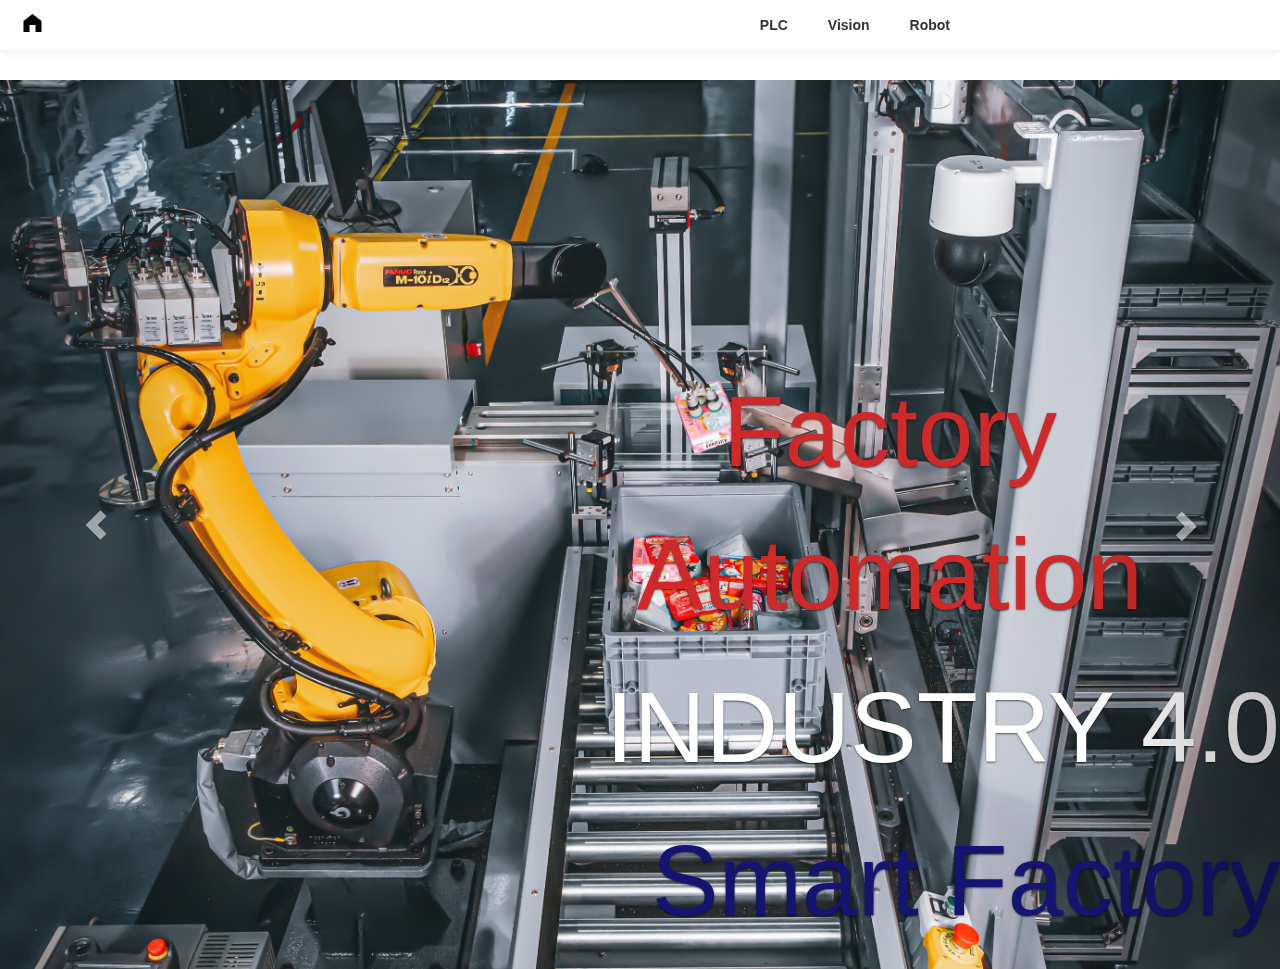
<file: index.html>
<!DOCTYPE html>
<html>
    <head>
        <title>Factory Automation</title>
        <link rel="stylesheet" type="text/css" href="CSS/20221118.css"/>   
    </head>
    <body>
        <link rel="stylesheet" type="text/css" href="CSS/main2.css">
        <link rel="stylesheet" type="text/css" href="CSS/main3.css">
        <div class = "Upside">
            <nav class="nav">
                <ul class="nav__list">
                <li class="nav__listlogo">
                    <svg width="24" height="24" viewBox="0 0 24 24">
                        <path d="M3 10v11h6v-7h6v7h6v-11L12,3z" />
                    </svg>
                </li>
                <li class="nav__listitem">PLC
                    <ul class="nav__listitemdrop">
                        <li><a href="HTML/mit_plc.html" style="text-decoration: none; color:black">MITSUBUSHI</a></li>
                        <li><a href="HTML/ls_plc.html" style="text-decoration: none; color:black">LS Electric</a></li>                        
                    </ul>
                </li>
                <li class="nav__listitem">Vision
                    <ul class="nav__listitemdrop">
                    <li><a href="HTML/cognex_dm.html" style="text-decoration: none; color:black">Cognex</a></li>
                    </ul>
                </li>
                <li class="nav__listitem">Robot
                    <ul class="nav__listitemdrop">
                        <li><a href="HTML/hyundai_robot.html" style="text-decoration: none; color:black">HYUNDAI</a></li>
                        <li><a href="HTML/mit_robot.html" style="text-decoration: none; color:black">MITSUBUSHI</a></li>
                    </ul>
                </li>
                </ul>
            </nav>
        </div>
        <div class="Downside">
            <div id="carouselFade" class="carousel slide carousel-fade" data-ride="carousel">
                <!-- Wrapper for slides -->
                        <div class="carousel-inner" role="listbox" style="position: absolute;">
                            <div class="item active">  
                                <div class="testclass_second">
                                    <p style="font-size: 100px;">
                                       Factory Automation
                                    </p>
                                    <P style="font-size: 100px; text-align: right; color:white;">
                                        INDUSTRY 4.0   
                                    </P>     
                                    <P style="font-size: 100px; text-align: right; color:rgb(20, 20, 114);">
                                        Smart Factory   
                                    </P>                                    
                                   </div>
                            </div>
                            <div class="item"> 
                                <div class="testclass_second">
                                 <p style="font-size: 100px; text-align: left;">
                                    PLC
                                 </p>
                                 <P style="font-size: 80px; text-align: right; color:white;">
                                    Programmable Logic Controller
                                 </P>                                    
                                </div>
                            </div>
                            <div class="item"> 
                                <div class="testclass_second">
                                    <p style="font-size: 100px; text-align: left; color:rgb(20, 20, 114)">
                                       Vision
                                    </p>
                                    <P style="font-size: 80px; text-align: right; color:white;">
                                        Mahcine Vision & Deep Learing
                                     </P>                                   
                                   </div>
                            </div>
                            <div class="item"> 
                                <div class="testclass_second">
                                    <p style="font-size: 100px; text-align: left; color:white;">
                                       Robot
                                    </p>
                                    <P style="font-size: 70px; text-align: left; color:white;">
                                        Programmable & Complex series of actions
                                     </P>                                    
                                   </div>
                            </div>
                        </div>
            <!-- Controls -->
        <a class="left carousel-control" href="#carouselFade" role="button" data-slide="prev">
            <span class="glyphicon glyphicon-chevron-left" aria-hidden="true"></span>
            <span class="sr-only">Previous</span>
        </a>
        <a class="right carousel-control" href="#carouselFade" role="button" data-slide="next">
            <span class="glyphicon glyphicon-chevron-right" aria-hidden="true"></span>
            <span class="sr-only">Next</span>
        </a>
        <!-- jQuery (necessary for Bootstrap's JavaScript plugins) -->
        <script src="Javascript/robot_1.js"></script>
        <!-- Include all compiled plugins (below), or include individual files as needed -->
        <script src="Javascript/robot_2.js"></script>
        </div>
    </div>

    </body>
</html>
</file>
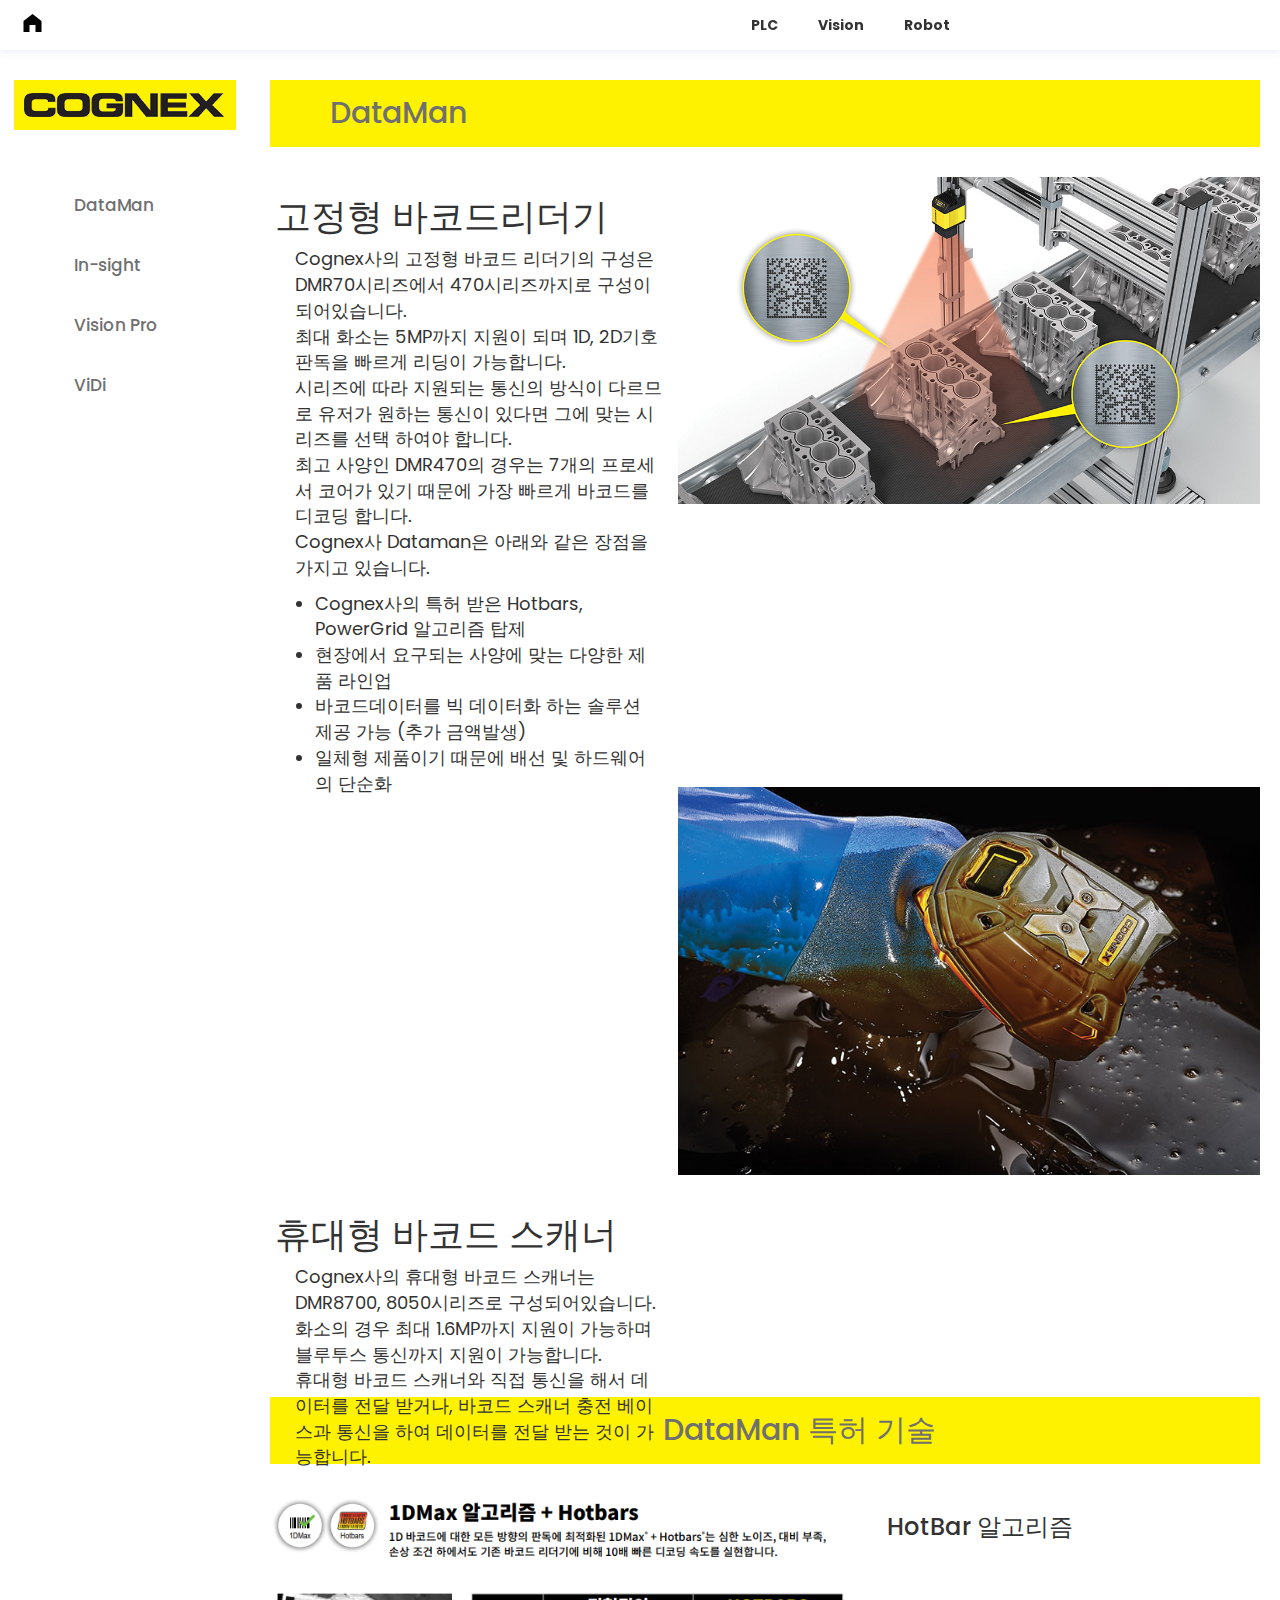
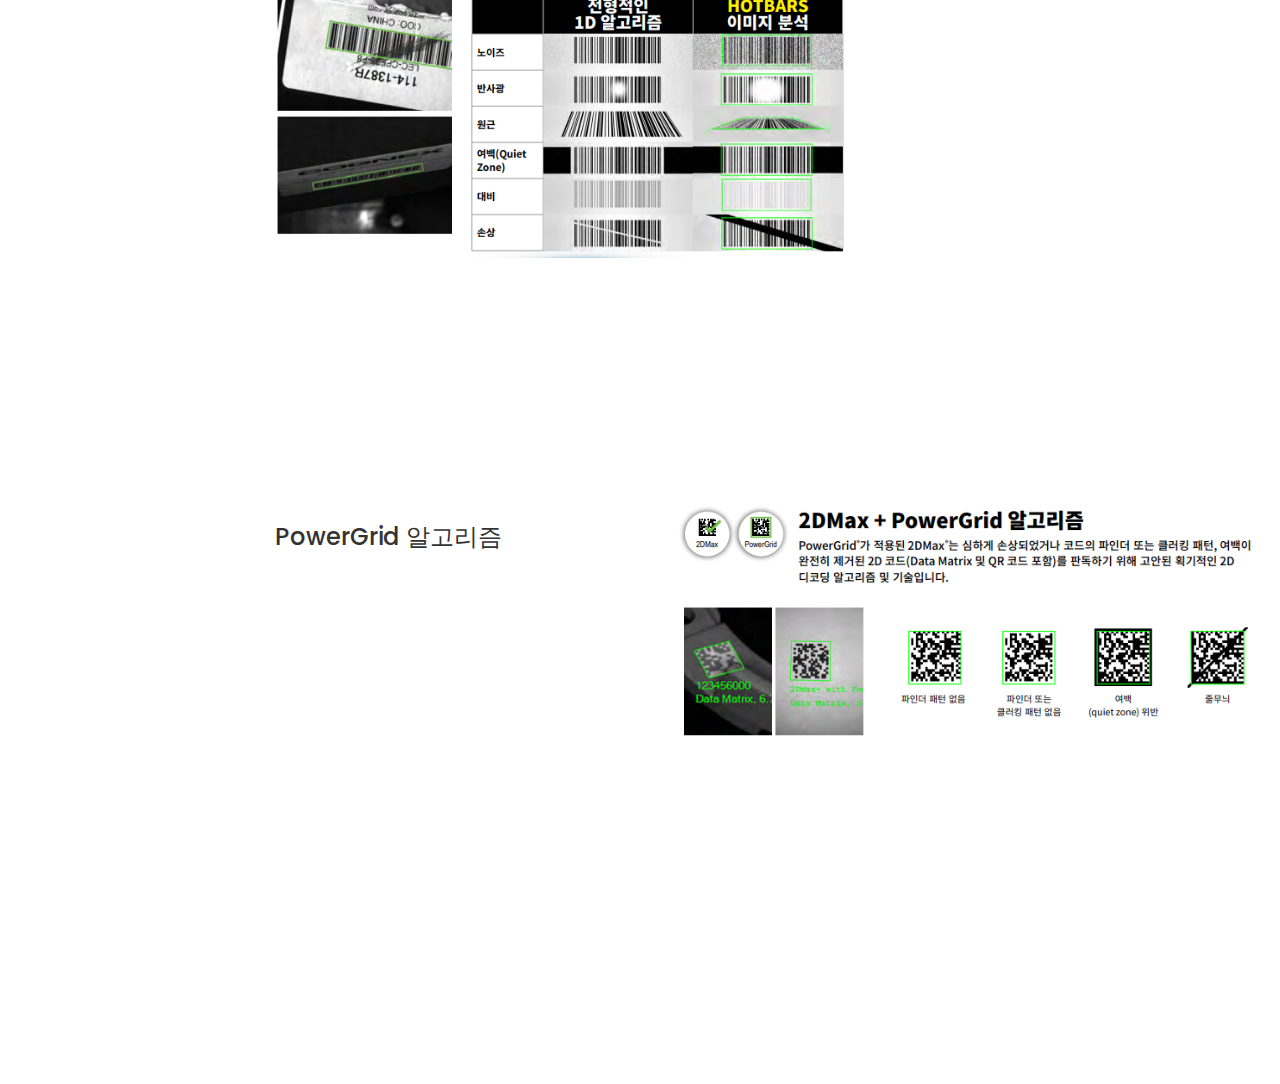
<file: HTML/cognex_dm.html>
<!DOCTYPE html>
<html>
    <head>
        <title>Cognex - Dataman</title>
        <link rel="stylesheet" type="text/css" href="../CSS/20221118.css"/>   
        <link rel="stylesheet" type="text/css" href="../CSS/indextest.css"/>
    </head>
    <body>
        <link rel="stylesheet" type="text/css" href="../CSS/main2.css">
        <link rel="stylesheet" type="text/css" href="../CSS/main3.css">

        <div class = "Upside">
            <nav class="nav">
                <ul class="nav__list">
                <li class="nav__listlogo">
                    <svg width="24" height="24" viewBox="0 0 24 24" onclick="location.href='../index.html'">
                        <path d="M3 10v11h6v-7h6v7h6v-11L12,3z" />
                    </svg>
                </li>
                <li class="nav__listitem">PLC
                    <ul class="nav__listitemdrop">
                        <li><a href="mit_plc.html" style="text-decoration: none; color:black">MITSUBUSHI</a></li>
                        <li><a href="ls_plc.html" style="text-decoration: none; color:black">LS Electric</a></li>                        
                    </ul>
                </li>
                <li class="nav__listitem">Vision
                    <ul class="nav__listitemdrop">
                    <li><a href="cognex_dm.html" style="text-decoration: none; color:black">Cognex</a></li>
                    </ul>
                </li>
                <li class="nav__listitem">Robot
                    <ul class="nav__listitemdrop">
                        <li><a href="hyundai_robot.html" style="text-decoration: none; color:black">HYUNDAI</a></li>                        
                        <li><a href="mit_robot.html" style="text-decoration: none; color:black">MITSUBUSHI</a></li>                        
                    </ul>
                </li>
                </ul>
            </nav>
        </div>
        <nav class="sidebar" style="padding-top: 80px;">
            <header>
                <div class="image-text">
                    <span class="image">
                        <img src="../images/cognex-logo.PNG" class="smallboximg" alt="">
                    </span>
                </div>
            </header>
            <div class="menu-bar">
                <div class="menu">
                    <ul class="menu-links">
                        <li class="nav-link">
                            <a href="cognex_dm.html" style="text-decoration: none;">
                                <span class="text nav-text" style="margin-left:60px;">DataMan</span>
                            </a>
                        </li>
    
                        <li class="nav-link">
                            <a href="cognex_insight.html" style="text-decoration: none;">
                                <span class="text nav-text" style="margin-left:60px;">In-sight</span>
                            </a>
                        </li>
    
                        <li class="nav-link">
                            <a href="cognex_vpro.html" style="text-decoration: none;">
                                <span class="text nav-text" style="margin-left:60px;">Vision Pro</span>
                            </a>
                        </li>
    
                        <li class="nav-link">
                            <a href="cognex_vidi.html" style="text-decoration: none;">
                                <span class="text nav-text" style="margin-left:60px;">ViDi</span>
                            </a>
                        </li>     
                    </ul>
                </div>                
            </div>
        </nav>
        <section class="home">
            <div class="text">DataMan</div>            
            <div class ="row">
                <div class="imgdetail">
                    <h1>고정형 바코드리더기</h1>                    
                    <p class="plocate">   
                    <font size="4em">             
                    Cognex사의 고정형 바코드 리더기의 구성은 DMR70시리즈에서 470시리즈까지로 구성이 되어있습니다.<br>
                    최대 화소는 5MP까지 지원이 되며 1D, 2D기호 판독을 빠르게 리딩이 가능합니다.<br>
                    시리즈에 따라 지원되는 통신의 방식이 다르므로 유저가 원하는 통신이 있다면 그에 맞는 시리즈를 선택 하여야 합니다.<br>                    
                    최고 사양인 DMR470의 경우는 7개의 프로세서 코어가 있기 때문에 가장 빠르게 바코드를 디코딩 합니다.<br>                    
                    Cognex사 Dataman은 아래와 같은 장점을 가지고 있습니다.<br>
                    <ul class="detaillist">
                        <li>Cognex사의 특허 받은 Hotbars, PowerGrid 알고리즘 탑제</li>
                        <li>현장에서 요구되는 사양에 맞는 다양한 제품 라인업</li>
                        <li>바코드데이터를 빅 데이터화 하는 솔루션 제공 가능 (추가 금액발생)</li>
                        <li>일체형 제품이기 때문에 배선 및 하드웨어의 단순화</li>
                    </ul>
                    </font>
                    </p>
                </div>
                <div class="img">
                    <img src="../images/cogenx_dm.png" class = "smallboximg" alt="">
                </div>                
            </div>

            <div class ="row">
                <div class="img">
                    <img src="../images/cognex_dmhand.png" class = "smallboximg" alt="">
                </div> 
                <div class="imgdetail">
                    <h1>휴대형 바코드 스캐너</h1>   
                    <p class="plocate">   
                    <font size="4em">             
                    Cognex사의 휴대형 바코드 스캐너는 DMR8700, 8050시리즈로 구성되어있습니다.<br>
                    화소의 경우 최대 1.6MP까지 지원이 가능하며 블루투스 통신까지 지원이 가능합니다.<br> 
                    휴대형 바코드 스캐너와 직접 통신을 해서 데이터를 전달 받거나, 바코드 스캐너 충전 베이스과 통신을 하여
                    데이터를 전달 받는 것이 가능합니다.
                    </font>
                    </p>
                </div>                               
            </div>
            <div class="text">DataMan 특허 기술</div>
            <div class ="row">
                <div class="img">
                    <img src="../images/cognex_hotbar.PNG" class = "smallboximg" alt="">
                </div>
                <div class="imgdetail">
                    <div>
                        <h3>HotBar 알고리즘</h3>
                    </div>                
                </div>                
            </div>
            <div class ="row">
                <div class="imgdetail">
                    <div>
                        <h3>PowerGrid 알고리즘</h3>
                    </div>
                </div>
                <div class="img">
                    <img src="../images/cognex_powergrid.PNG" class = "smallboximg" alt="">
                </div>                
            </div>            
        </section>
        <script type="text/javascript" src="../Javascript/cognex.js"></script>
    </body>
</html>
</file>
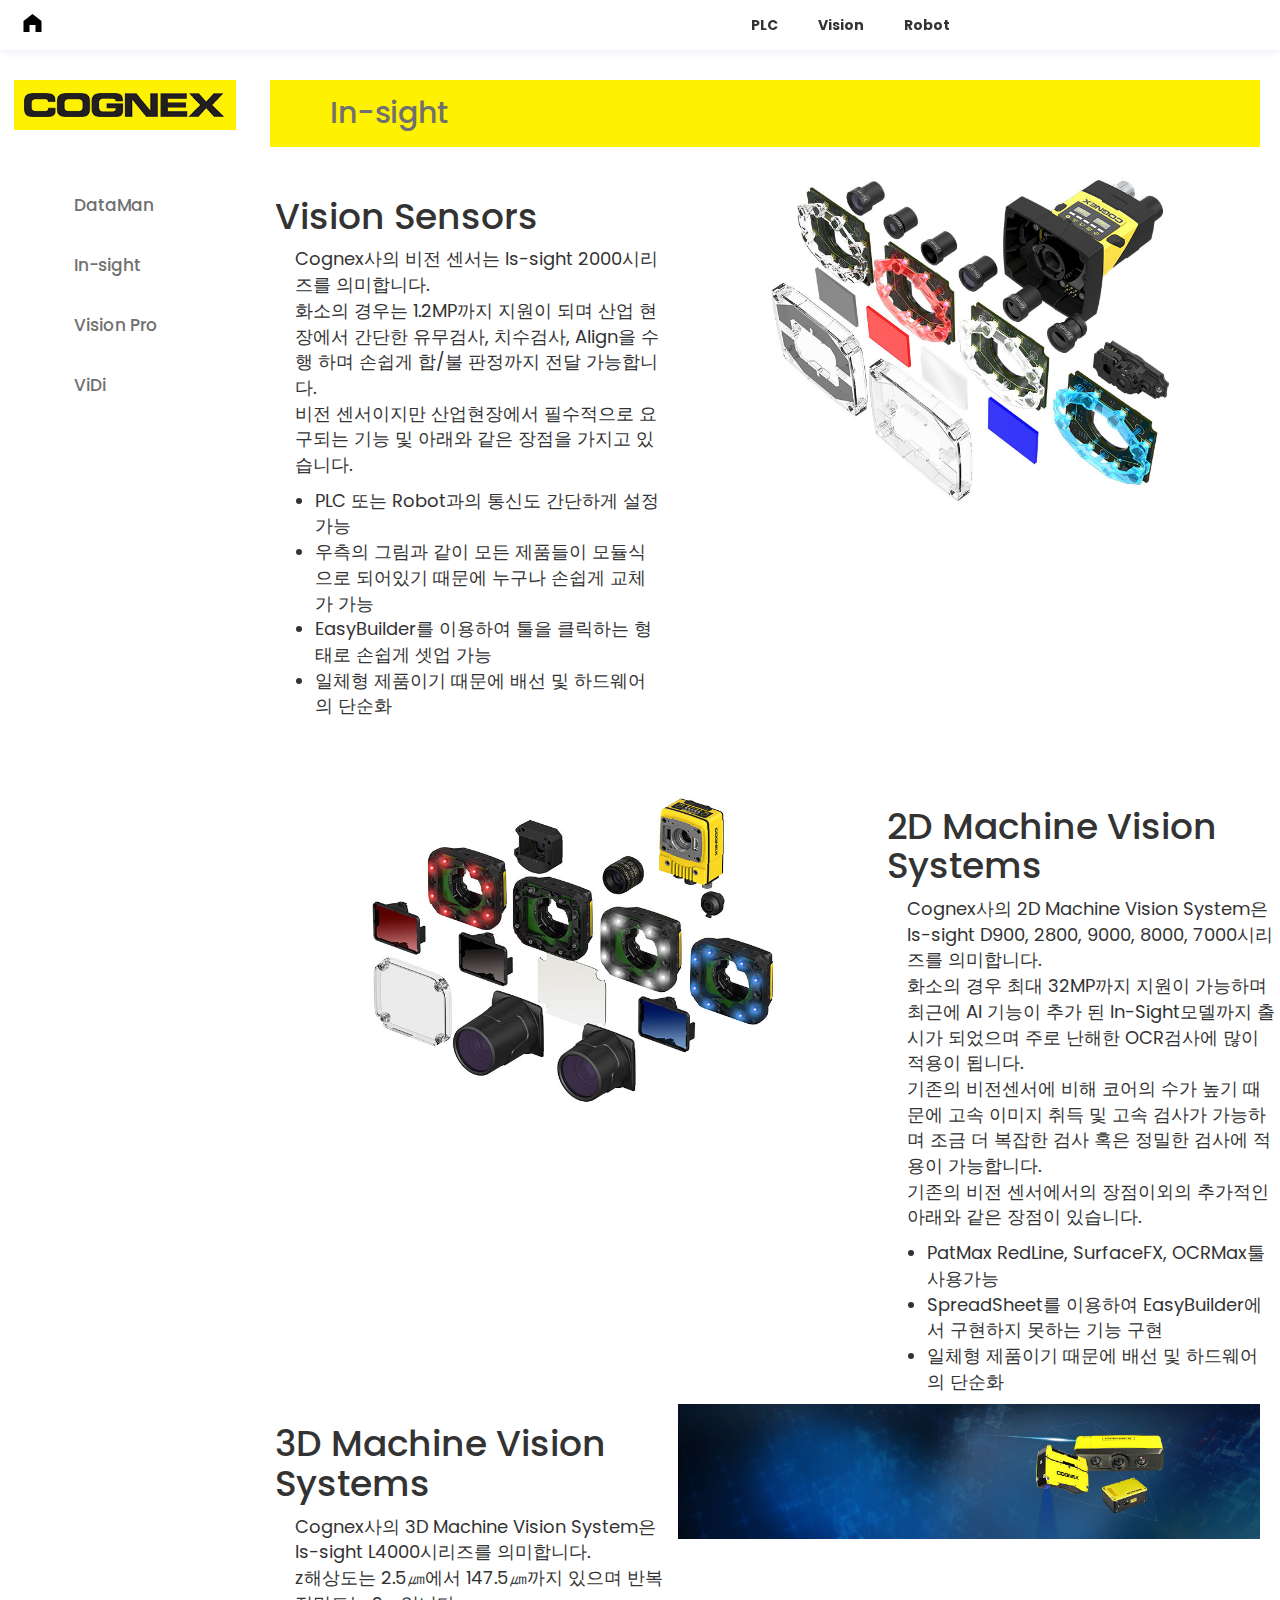
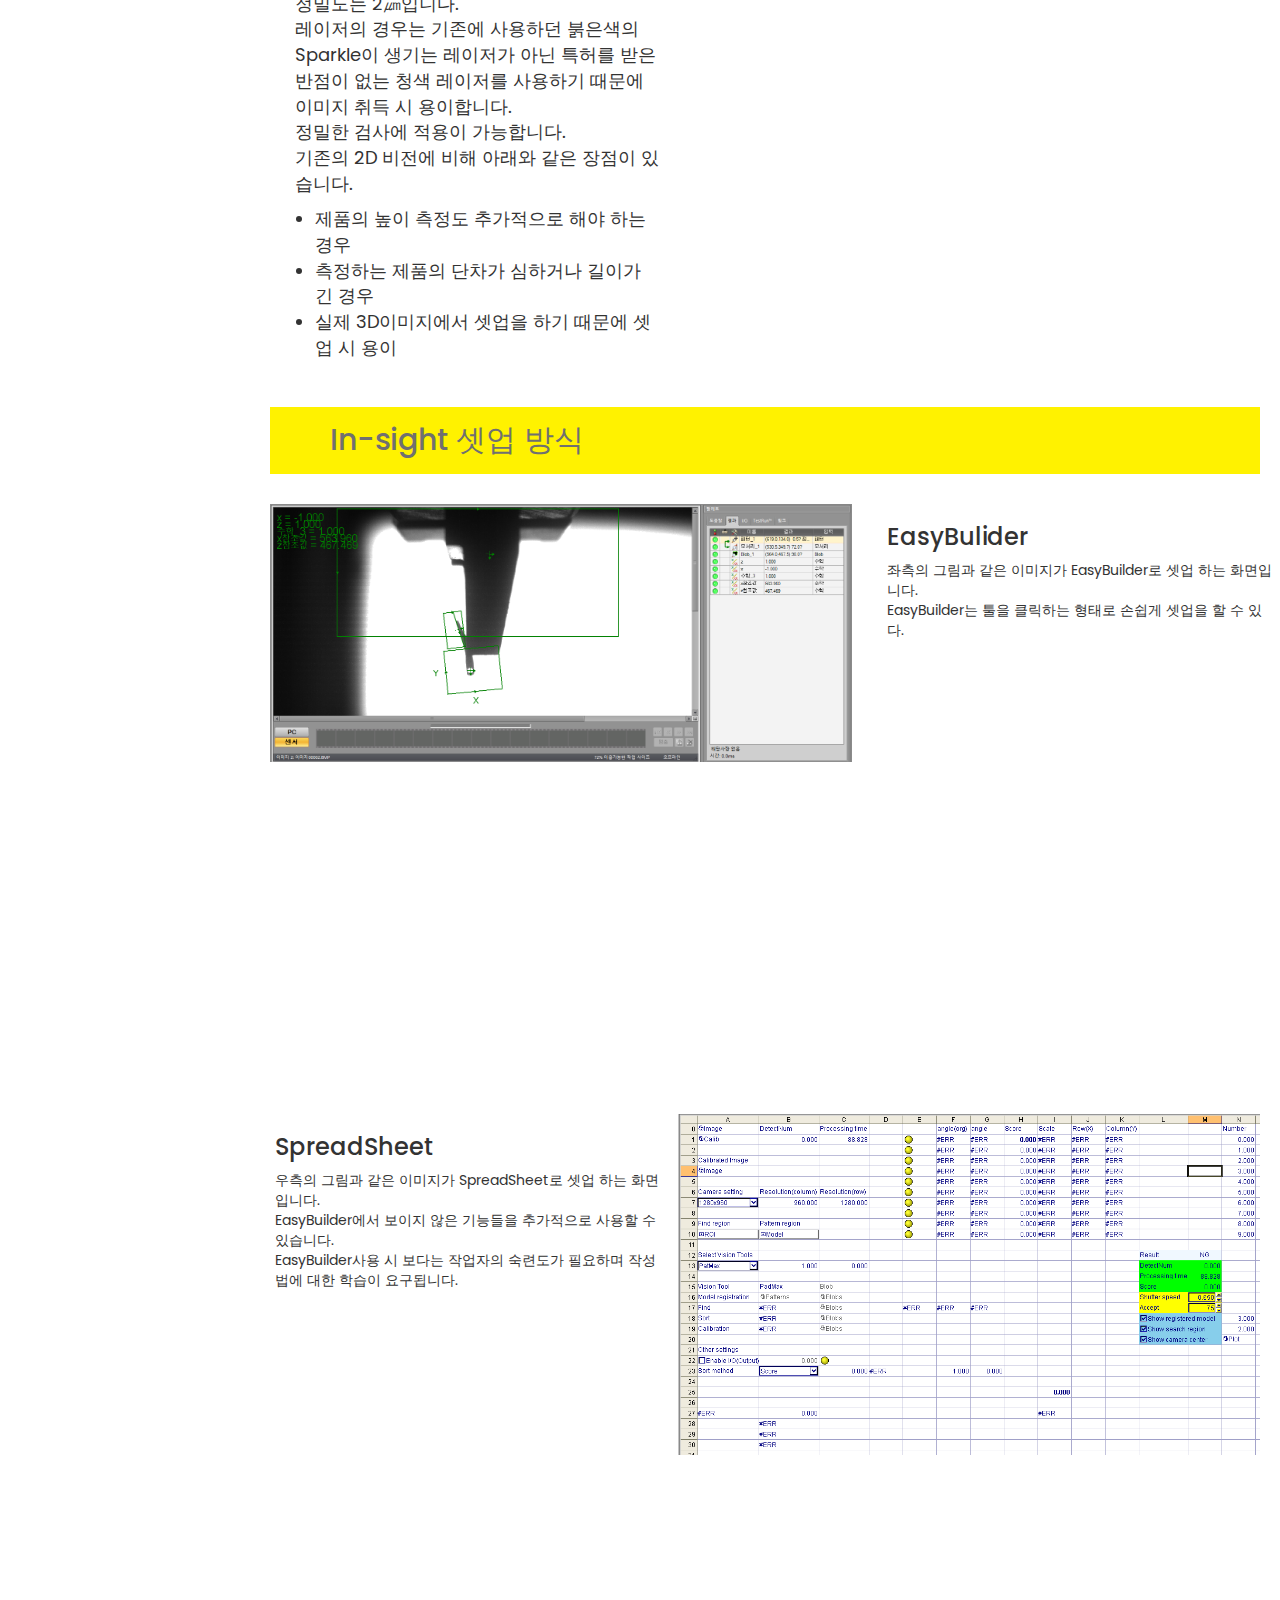
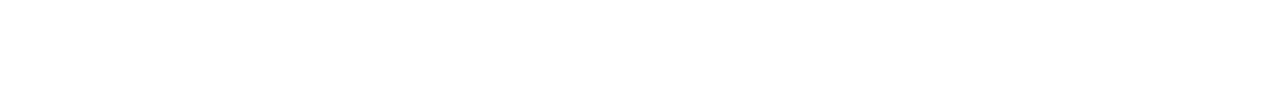
<file: HTML/cognex_insight.html>
<!DOCTYPE html>
<html>
    <head>
        <title>Cognex - In-Sight</title>
        <link rel="stylesheet" type="text/css" href="../CSS/20221118.css"/>   
        <link rel="stylesheet" type="text/css" href="../CSS/indextest.css"/>
    </head>
    <body>
        <link rel="stylesheet" type="text/css" href="../CSS/main2.css">
        <link rel="stylesheet" type="text/css" href="../CSS/main3.css">    
        <div class = "Upside">
            <nav class="nav">
                <ul class="nav__list">
                <li class="nav__listlogo">
                    <svg width="24" height="24" viewBox="0 0 24 24" onclick="location.href='../index.html'">
                        <path d="M3 10v11h6v-7h6v7h6v-11L12,3z" />
                    </svg>
                </li>
                <li class="nav__listitem">PLC
                    <ul class="nav__listitemdrop">
                        <li><a href="mit_plc.html" style="text-decoration: none; color:black">MITSUBUSHI</a></li>
                        <li><a href="ls_plc.html" style="text-decoration: none; color:black">LS Electric</a></li>                        
                    </ul>
                </li>
                <li class="nav__listitem">Vision
                    <ul class="nav__listitemdrop">
                    <li><a href="cognex_dm.html" style="text-decoration: none; color:black">Cognex</a></li>
                    </ul>
                </li>
                <li class="nav__listitem">Robot
                    <ul class="nav__listitemdrop">
                        <li><a href="hyundai_robot.html" style="text-decoration: none; color:black">HYUNDAI</a></li>                        
                        <li><a href="mit_robot.html" style="text-decoration: none; color:black">MITSUBUSHI</a></li>                        
                    </ul>
                </li>
                </ul>
            </nav>
        </div>
        <nav class="sidebar" style="padding-top: 80px;">
            <header>
                <div class="image-text">
                    <span class="image">
                        <img src="../images/cognex-logo.PNG" class="smallboximg" alt="">
                    </span>
                </div>
            </header>
            <div class="menu-bar">
                <div class="menu">
                    <ul class="menu-links">
                        <li class="nav-link">
                            <a href="cognex_dm.html" style="text-decoration: none;">
                                <span class="text nav-text" style="margin-left:60px;">DataMan</span>
                            </a>
                        </li>
    
                        <li class="nav-link">
                            <a href="cognex_insight.html" style="text-decoration: none;">
                                <span class="text nav-text" style="margin-left:60px;">In-sight</span>
                            </a>
                        </li>
    
                        <li class="nav-link">
                            <a href="cognex_vpro.html" style="text-decoration: none;">
                                <span class="text nav-text" style="margin-left:60px;">Vision Pro</span>
                            </a>
                        </li>
    
                        <li class="nav-link">
                            <a href="cognex_vidi.html" style="text-decoration: none;">
                                <span class="text nav-text" style="margin-left:60px;">ViDi</span>
                            </a>
                        </li>     
                    </ul>
                </div>                
            </div>
        </nav>
        <section class="home">
            <div class="text">In-sight</div>            
            <div class ="row">
                <div class="imgdetail">
                    <h1>Vision Sensors</h1>                    
                    <p class="plocate">   
                    <font size="4em">             
                    Cognex사의 비전 센서는 Is-sight 2000시리즈를 의미합니다.<br>
                    화소의 경우는 1.2MP까지 지원이 되며 
                    산업 현장에서 간단한 유무검사, 치수검사, Align을 수행 하며 손쉽게 합/불 판정까지 전달 가능합니다.<br>
                    비전 센서이지만 산업현장에서 필수적으로 요구되는 기능 및 아래와 같은 장점을 가지고 있습니다.<br>
                    <ul class="detaillist">
                        <li>PLC 또는 Robot과의 통신도 간단하게 설정 가능</li>
                        <li>우측의 그림과 같이 모든 제품들이 모듈식으로 되어있기 때문에
                            누구나 손쉽게 교체가 가능</li>
                        <li>EasyBuilder를 이용하여 툴을 클릭하는 형태로 손쉽게 셋업 가능</li>
                        <li>일체형 제품이기 때문에 배선 및 하드웨어의 단순화</li>
                    </ul>
                    </font>
                    </p>
                </div>
                <div class="img">
                    <img src="../images/cognex_issensor2.png" class = "smallboximg" alt="">
                </div>                
            </div>

            <div class ="row">
                <div class="img">
                    <img src="../images/cognex_isvision.png" class = "smallboximg" alt="">
                </div> 
                <div class="imgdetail">
                    <h1>2D Machine Vision Systems</h1>   
                    <p class="plocate">   
                    <font size="4em">             
                    Cognex사의 2D Machine Vision System은 Is-sight D900, 2800, 9000, 8000, 7000시리즈를 의미합니다.<br>
                    화소의 경우 최대 32MP까지 지원이 가능하며 최근에 AI 기능이 추가 된 In-Sight모델까지 출시가 되었으며 주로 난해한 OCR검사에 많이 적용이 됩니다.<br> 
                    기존의 비전센서에 비해 코어의 수가 높기 때문에 고속 이미지 취득 및 고속 검사가 가능하며 조금 더 복잡한 검사 혹은
                    정밀한 검사에 적용이 가능합니다.<br>    
                    기존의 비전 센서에서의 장점이외의 추가적인 아래와 같은 장점이 있습니다.<br>
                    <ul class="detaillist">
                        <li>PatMax RedLine, SurfaceFX, OCRMax툴 사용가능</li>          
                        <li>SpreadSheet를 이용하여 EasyBuilder에서 구현하지 못하는 기능 구현</li>
                        <li>일체형 제품이기 때문에 배선 및 하드웨어의 단순화</li>
                    </ul>
                    </font>
                    </p>
                </div>                               
            </div>

            <div class ="row">                
                <div class="imgdetail">
                    <h1>3D Machine Vision Systems</h1>   
                    <p class="plocate">   
                    <font size="4em">             
                    Cognex사의 3D Machine Vision System은 Is-sight L4000시리즈를 의미합니다.<br>
                    z해상도는 2.5㎛에서 147.5㎛까지 있으며 반복정밀도는 2㎛입니다.<br> 
                    레이저의 경우는 기존에 사용하던 붉은색의 Sparkle이 생기는 레이저가 아닌 특허를 받은 반점이 없는 청색 레이저를
                    사용하기 때문에 이미지 취득 시 용이합니다.<br>
                    정밀한 검사에 적용이 가능합니다.<br>    
                    기존의 2D 비전에 비해 아래와 같은 장점이 있습니다.<br>
                    <ul class="detaillist">
                        <li>제품의 높이 측정도 추가적으로 해야 하는 경우</li>          
                        <li>측정하는 제품의 단차가 심하거나 길이가 긴 경우</li>
                        <li>실제 3D이미지에서 셋업을 하기 때문에 셋업 시 용이</li>
                    </ul>
                    </font>
                    </p>
                </div>  
                <div class="img">
                    <img src="../images/conex_is3d.jpg" class = "smallboximg" alt="">
                </div>               
            </div>
            <div class="text">In-sight 셋업 방식</div>
            <div class ="row">
                <div class="img">
                    <img src="../images/cognex_EasyBuilder.PNG" class = "smallboximg" alt="">
                </div>
                <div class="imgdetail">
                    <div>
                        <h3>EasyBulider</h3>
                    </div>
                    좌측의 그림과 같은 이미지가 EasyBuilder로 셋업 하는 화면입니다.<br>
                    EasyBuilder는 툴을 클릭하는 형태로 손쉽게 셋업을 할 수 있다.<br>                    
                </div>                
            </div>
            <div class ="row">
                <div class="imgdetail">
                    <div>
                        <h3>SpreadSheet</h3>
                    </div>
                    우측의 그림과 같은 이미지가 SpreadSheet로 셋업 하는 화면입니다.<br>
                    EasyBuilder에서 보이지 않은 기능들을 추가적으로 사용할 수 있습니다.<br>                    
                    EasyBuilder사용 시 보다는 작업자의 숙련도가 필요하며 작성법에 대한 학습이 요구됩니다.<br>
                </div>
                <div class="img">
                    <img src="../images/cognex_spread.PNG" class = "smallboximg" alt="">
                </div>                
            </div>            
        </section>
        <script type="text/javascript" src="../Javascript/cognex.js"></script>
    </body>
</html>
</file>
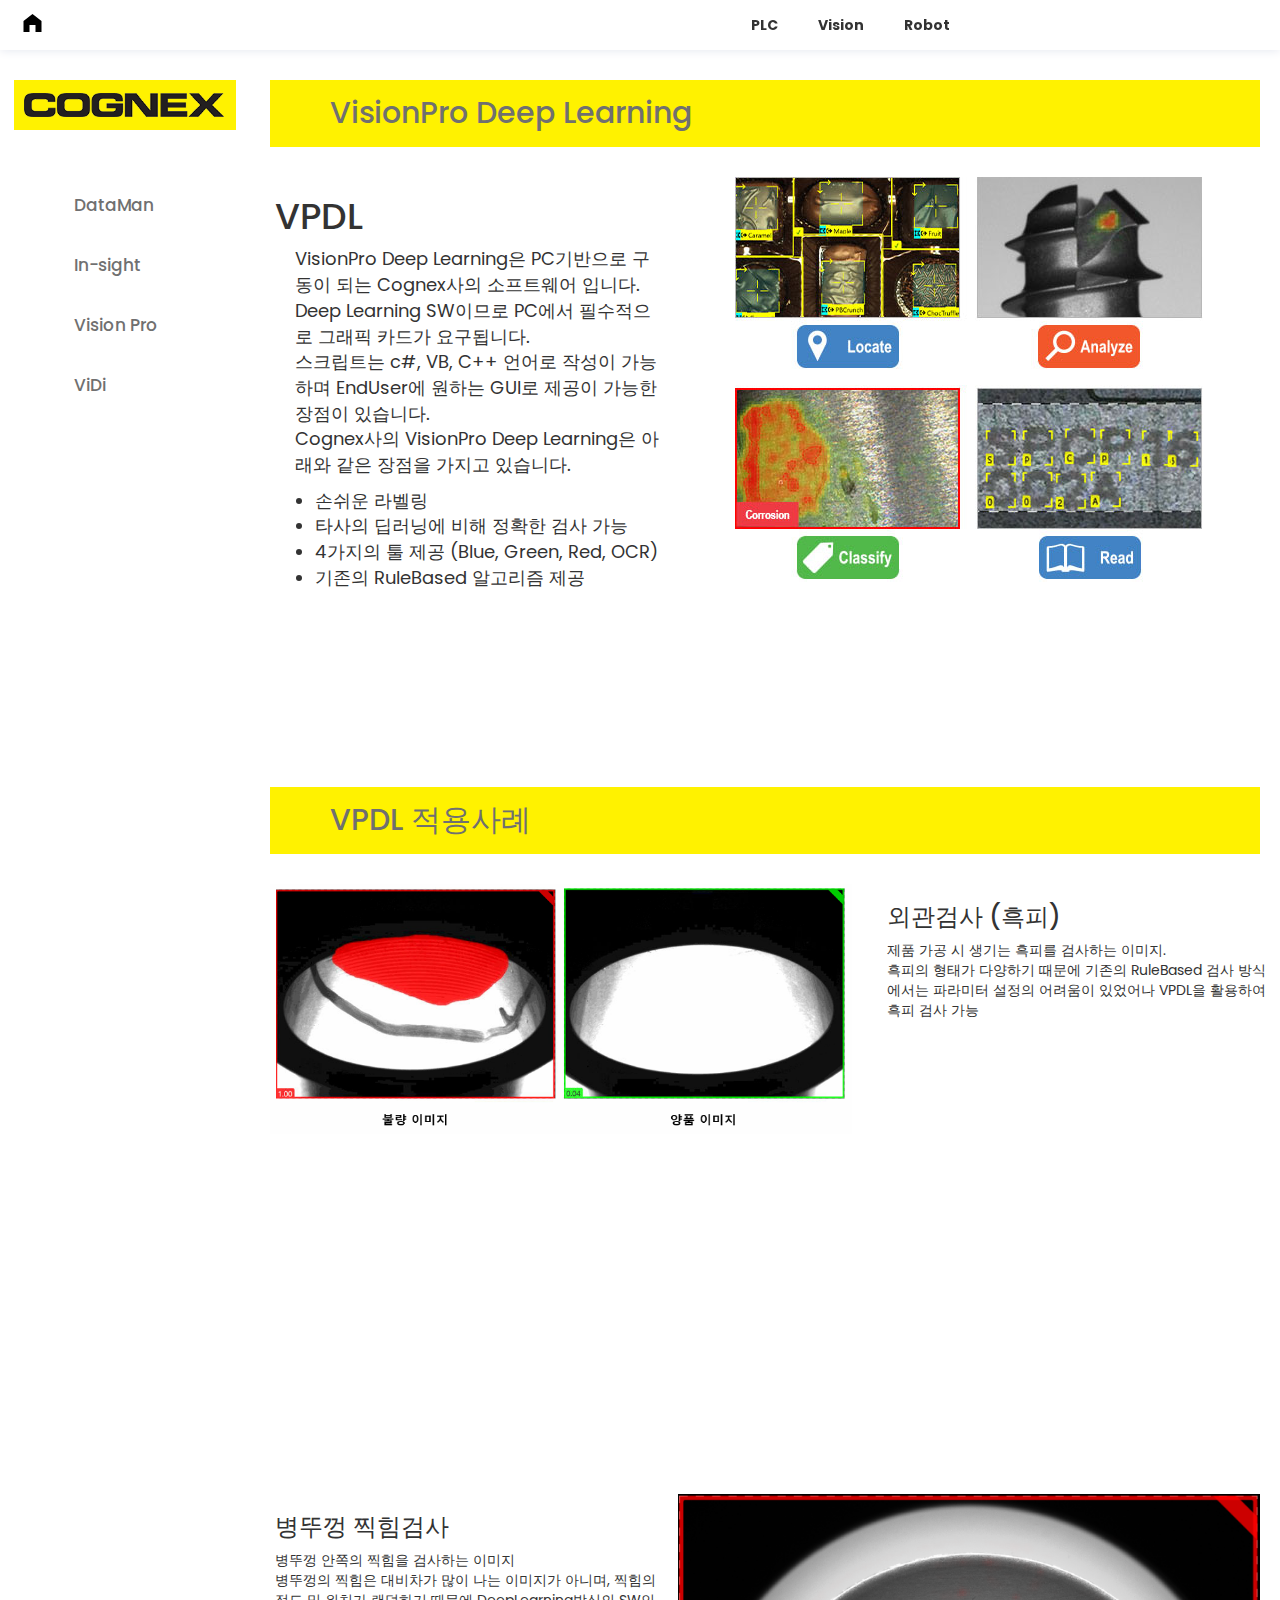
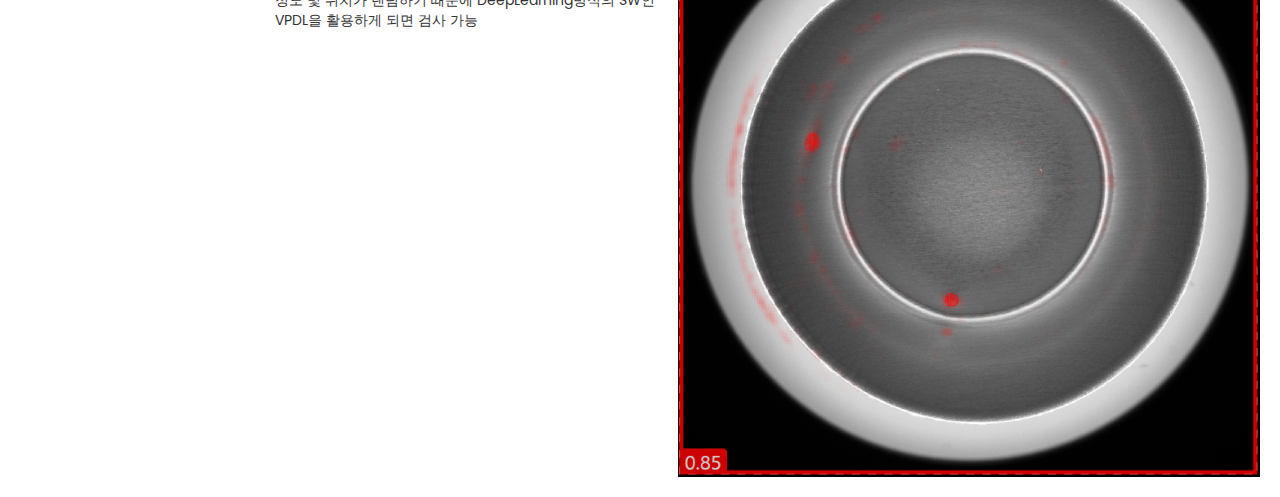
<file: HTML/cognex_vidi.html>
<!DOCTYPE html>
<html>
    <head>
        <title>Cognex - VisionPro Deep Learing</title>
        <link rel="stylesheet" type="text/css" href="../CSS/20221118.css"/>   
        <link rel="stylesheet" type="text/css" href="../CSS/indextest.css"/>
    </head>
    <body>
        <link rel="stylesheet" type="text/css" href="../CSS/main2.css">
        <link rel="stylesheet" type="text/css" href="../CSS/main3.css">
    
        <div class = "Upside">
            <nav class="nav">
                <ul class="nav__list">
                <li class="nav__listlogo">
                    <svg width="24" height="24" viewBox="0 0 24 24" onclick="location.href='../index.html'">
                        <path d="M3 10v11h6v-7h6v7h6v-11L12,3z" />
                    </svg>
                </li>
                <li class="nav__listitem">PLC
                    <ul class="nav__listitemdrop">
                        <li><a href="mit_plc.html" style="text-decoration: none; color:black">MITSUBUSHI</a></li>
                        <li><a href="ls_plc.html" style="text-decoration: none; color:black">LS Electric</a></li>                        
                    </ul>
                </li>
                <li class="nav__listitem">Vision
                    <ul class="nav__listitemdrop">
                    <li><a href="cognex_dm.html" style="text-decoration: none; color:black">Cognex</a></li>
                    </ul>
                </li>
                <li class="nav__listitem">Robot
                    <ul class="nav__listitemdrop">
                        <li><a href="hyundai_robot.html" style="text-decoration: none; color:black">HYUNDAI</a></li>                        
                        <li><a href="mit_robot.html" style="text-decoration: none; color:black">MITSUBUSHI</a></li>                        
                    </ul>
                </li>
                </ul>
            </nav>
        </div>
        <nav class="sidebar" style="padding-top: 80px;">
            <header>
                <div class="image-text">                    
                    <span class="image">
                        <img src="../images/cognex-logo.PNG" alt="">
                    </span>
                </div>
            </header>
            <div class="menu-bar">
                <div class="menu">
                    <ul class="menu-links">
                        <li class="nav-link">
                            <a href="cognex_dm.html" style="text-decoration: none;">
                                <span class="text nav-text" style="margin-left:60px;">DataMan</span>
                            </a>
                        </li>    
                        <li class="nav-link">
                            <a href="cognex_insight.html" style="text-decoration: none;">
                                <span class="text nav-text" style="margin-left:60px;">In-sight</span>
                            </a>
                        </li>    
                        <li class="nav-link">
                            <a href="cognex_vpro.html" style="text-decoration: none;">
                                <span class="text nav-text" style="margin-left:60px;">Vision Pro</span>
                            </a>
                        </li>    
                        <li class="nav-link">
                            <a href="cognex_vidi.html" style="text-decoration: none;">
                                <span class="text nav-text" style="margin-left:60px;">ViDi</span>
                            </a>
                        </li>     
                    </ul>
                </div>                
            </div>
        </nav>
        <section class="home">
            <div class="text">VisionPro Deep Learning</div>            
            <div class ="row">
                <div class="imgdetail">
                    <h1>VPDL</h1>                    
                    <p class="plocate">   
                    <font size="4em">             
                        VisionPro Deep Learning은 PC기반으로 구동이 되는 Cognex사의 소프트웨어 입니다.<br>
                        Deep Learning SW이므로 PC에서 필수적으로 그래픽 카드가 요구됩니다.<br>
                        스크립트는 c#, VB, C++ 언어로 작성이 가능하며 EndUser에 원하는 GUI로 제공이 가능한 장점이 있습니다.<br>
                        Cognex사의 VisionPro Deep Learning은 아래와 같은 장점을 가지고 있습니다.<br>
                        <ul class="detaillist">
                            <li>손쉬운 라벨링</li>
                            <li>타사의 딥러닝에 비해 정확한 검사 가능</li>
                            <li>4가지의 툴 제공 (Blue, Green, Red, OCR)</li>
                            <li>기존의 RuleBased 알고리즘 제공</li>
                        </ul>
                    </font>
                    </p>
                </div>
                <div class="img">
                    <img src="../images/cognex_vidi.png" class = "smallboximg" alt="">
                </div>                
            </div>
            <div class="text">VPDL 적용사례</div>
            <div class ="row">
                <div class="img">
                    <img src="../images/cognex_vidiinsp1.PNG" class = "smallboximg" alt="">
                </div>
                <div class="imgdetail">
                    <div>
                        <h3>외관검사 (흑피)</h3>
                    </div>
                    제품 가공 시 생기는 흑피를 검사하는 이미지.<br>
                    흑피의 형태가 다양하기 때문에 기존의 RuleBased 검사 방식에서는 파라미터 설정의 어려움이 있었어나
                    VPDL을 활용하여 흑피 검사 가능<br>                    
                </div>                
            </div>
            <div class ="row">
                <div class="imgdetail">
                    <div>
                        <h3>병뚜껑 찍힘검사</h3>
                    </div>
                    병뚜껑 안쪽의 찍힘을 검사하는 이미지<br>
                    병뚜껑의 찍힘은 대비차가 많이 나는 이미지가 아니며, 찍힘의 정도 및 위치가 랜덤하기 때문에
                    DeepLearning방식의 SW인 VPDL을 활용하게 되면 검사 가능<br>
                </div>
                <div class="img">
                    <img src="../images/cognex_vidiinsp2.PNG" class = "smallboximg" alt="">
                </div>                
            </div>            
        </section>
        <script type="text/javascript" src="../Javascript/cognex.js"></script>
    </body>
</html>
</file>
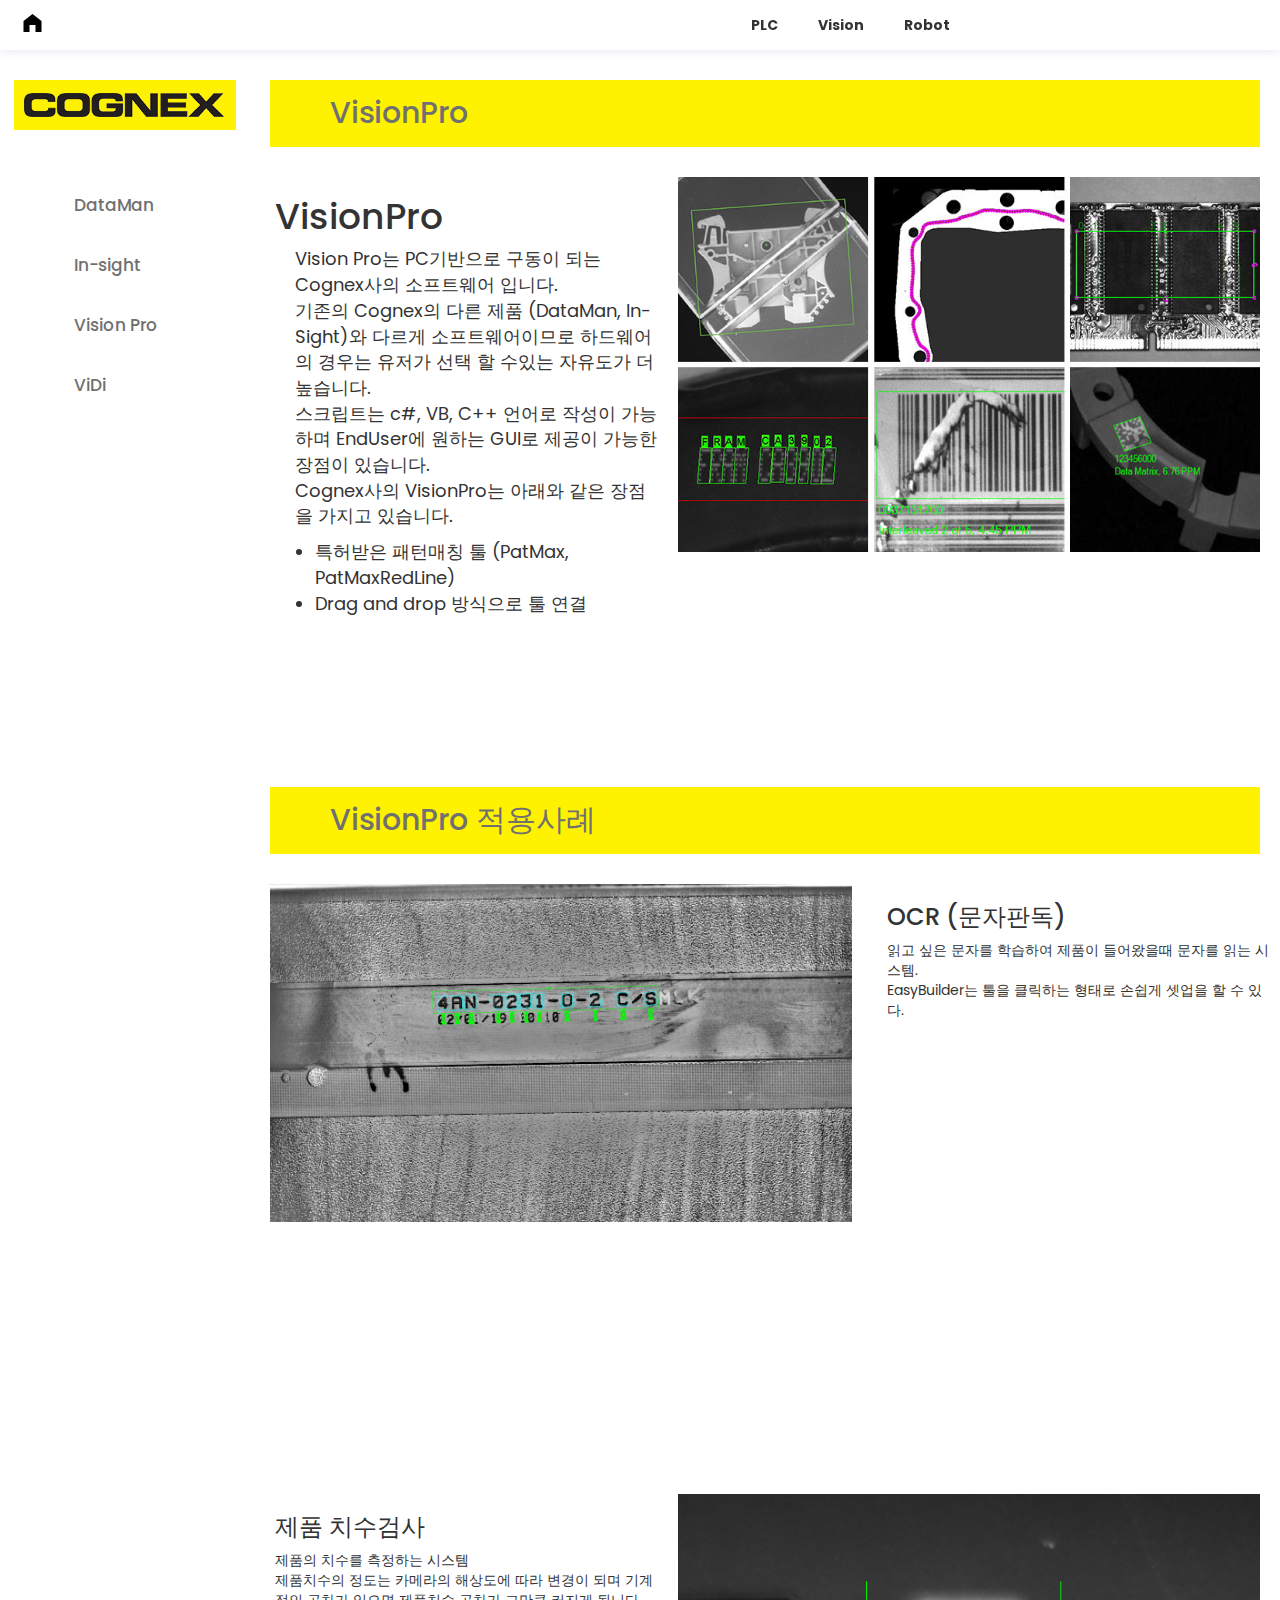
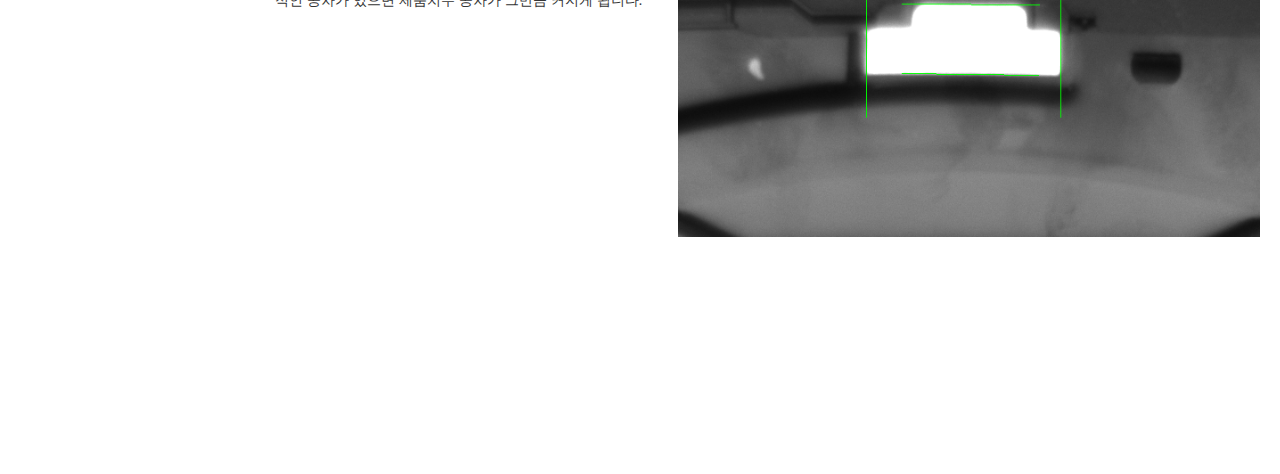
<file: HTML/cognex_vpro.html>
<!DOCTYPE html>
<html>
    <head>
        <title>Cognex - VisionPro</title>
        <link rel="stylesheet" type="text/css" href="../CSS/20221118.css"/>   
        <link rel="stylesheet" type="text/css" href="../CSS/indextest.css"/>
    </head>
    <body>
        <link rel="stylesheet" type="text/css" href="../CSS/main2.css">
        <link rel="stylesheet" type="text/css" href="../CSS/main3.css">
    
        <div class = "Upside">
            <nav class="nav">
                <ul class="nav__list">
                <li class="nav__listlogo">
                    <svg width="24" height="24" viewBox="0 0 24 24" onclick="location.href='../index.html'">
                        <path d="M3 10v11h6v-7h6v7h6v-11L12,3z" />
                    </svg>
                </li>
                <li class="nav__listitem">PLC
                    <ul class="nav__listitemdrop">
                        <li><a href="mit_plc.html" style="text-decoration: none; color:black">MITSUBUSHI</a></li>
                        <li><a href="ls_plc.html" style="text-decoration: none; color:black">LS Electric</a></li>                        
                    </ul>
                </li>
                <li class="nav__listitem">Vision
                    <ul class="nav__listitemdrop">
                    <li><a href="cognex_dm.html" style="text-decoration: none; color:black">Cognex</a></li>
                    </ul>
                </li>
                <li class="nav__listitem">Robot
                    <ul class="nav__listitemdrop">
                        <li><a href="hyundai_robot.html" style="text-decoration: none; color:black">HYUNDAI</a></li>                        
                        <li><a href="mit_robot.html" style="text-decoration: none; color:black">MITSUBUSHI</a></li>                        
                    </ul>
                </li>
                </ul>
            </nav>
        </div>
        <nav class="sidebar" style="padding-top: 80px;">
            <header>
                <div class="image-text">
                    <span class="image">
                        <img src="../images/cognex-logo.PNG" class="smallboximg" alt="">
                    </span>    
                </div>
            </header>
            <div class="menu-bar">
                <div class="menu">
                    <ul class="menu-links">
                        <li class="nav-link">
                            <a href="cognex_dm.html" style="text-decoration: none;">
                                <span class="text nav-text" style="margin-left:60px;">DataMan</span>
                            </a>
                        </li>
    
                        <li class="nav-link">
                            <a href="cognex_insight.html" style="text-decoration: none;">
                                <span class="text nav-text" style="margin-left:60px;">In-sight</span>
                            </a>
                        </li>
    
                        <li class="nav-link">
                            <a href="cognex_vpro.html" style="text-decoration: none;">
                                <span class="text nav-text" style="margin-left:60px;">Vision Pro</span>
                            </a>
                        </li>
    
                        <li class="nav-link">
                            <a href="cognex_vidi.html" style="text-decoration: none;">
                                <span class="text nav-text" style="margin-left:60px;">ViDi</span>
                            </a>
                        </li>     
                    </ul>
                </div>                
            </div>
        </nav>
        <section class="home">
            <div class="text">VisionPro</div>            
            <div class ="row">
                <div class="imgdetail">
                    <h1>VisionPro</h1>                    
                    <p class="plocate">   
                    <font size="4em">             
                        Vision Pro는 PC기반으로 구동이 되는 Cognex사의 소프트웨어 입니다.<br>
                        기존의 Cognex의 다른 제품 (DataMan, In-Sight)와 다르게 소프트웨어이므로 하드웨어의 경우는
                        유저가 선택 할 수있는 자유도가 더 높습니다.<br>
                        스크립트는 c#, VB, C++ 언어로 작성이 가능하며 EndUser에 원하는 GUI로 제공이 가능한 장점이 있습니다.<br>
                        Cognex사의 VisionPro는 아래와 같은 장점을 가지고 있습니다.<br>
                        <ul class="detaillist">
                            <li>특허받은 패턴매칭 툴 (PatMax, PatMaxRedLine) </li>
                            <li>Drag and drop 방식으로 툴 연결</li>                            
                        </ul>
                    </font>
                    </p>
                </div>
                <div class="img">
                    <img src="../images/cognex_vpro.png" class = "smallboximg" alt="">
                </div>                
            </div>
            <div class="text">VisionPro 적용사례</div>
            <div class ="row">
                <div class="img">
                    <img src="../images/cognex_vproocr.bmp" class = "smallboximg" alt="">
                </div>
                <div class="imgdetail">
                    <div>
                        <h3>OCR (문자판독)</h3>
                    </div>
                    읽고 싶은 문자를 학습하여 제품이 들어왔을때 문자를 읽는 시스템.<br>
                    EasyBuilder는 툴을 클릭하는 형태로 손쉽게 셋업을 할 수 있다.<br>                    
                </div>                
            </div>
            <div class ="row">
                <div class="imgdetail">
                    <div>
                        <h3>제품 치수검사</h3>
                    </div>
                    제품의 치수를 측정하는 시스템<br>
                    제품치수의 정도는 카메라의 해상도에 따라 변경이 되며 기계적인 공차가 있으면 제품치수 공차가
                    그만큼 커지게 됩니다.<br>
                </div>
                <div class="img">
                    <img src="../images/cognex_vprosize.bmp" class = "smallboximg" alt="">
                </div>                
            </div>            
        </section>
        <script type="text/javascript" src="../Javascript/cognex.js"></script>
    </body>
</html>
</file>
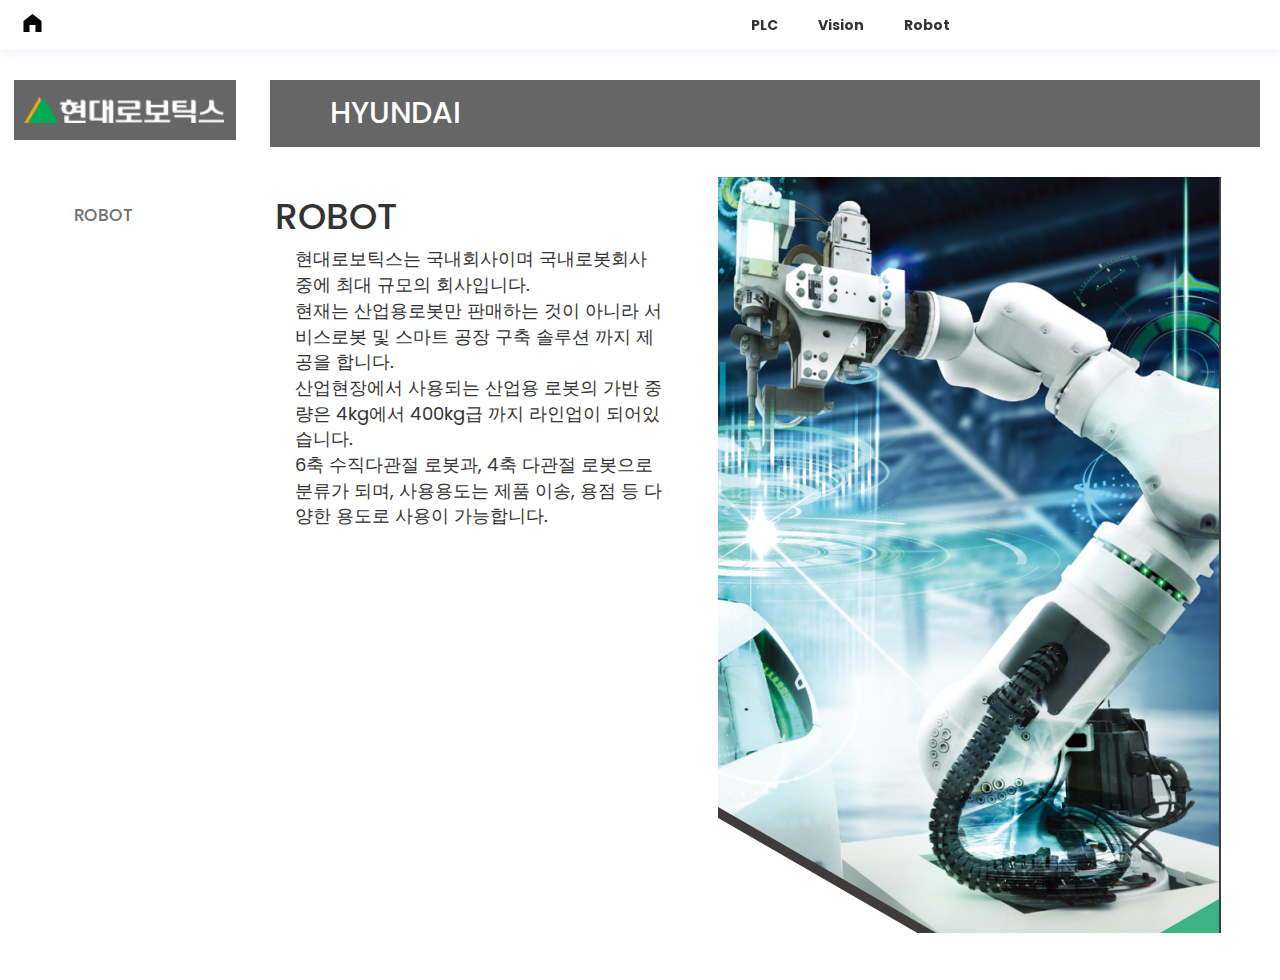
<file: HTML/hyundai_robot.html>
<!DOCTYPE html>
<html>
    <head>
        <title>HYUNDAI - ROBOT</title>
        <link rel="stylesheet" type="text/css" href="../CSS/20221118.css"/>   
        <link rel="stylesheet" type="text/css" href="../CSS/indextest.css"/>
    </head>
    <body>
        <link rel="stylesheet" type="text/css" href="../CSS/main2.css">
        <link rel="stylesheet" type="text/css" href="../CSS/main3.css">
    
        <div class = "Upside">
            <nav class="nav">
                <ul class="nav__list">
                <li class="nav__listlogo">
                    <svg width="24" height="24" viewBox="0 0 24 24" onclick="location.href='../index.html'">
                        <path d="M3 10v11h6v-7h6v7h6v-11L12,3z" />
                    </svg>
                </li>
                <li class="nav__listitem">PLC
                    <ul class="nav__listitemdrop">
                        <li><a href="mit_plc.html" style="text-decoration: none; color:black">MITSUBUSHI</a></li>
                        <li><a href="ls_plc.html" style="text-decoration: none; color:black">LS Electric</a></li>                        
                    </ul>
                </li>
                <li class="nav__listitem">Vision
                    <ul class="nav__listitemdrop">
                    <li><a href="cognex_dm.html" style="text-decoration: none; color:black">Cognex</a></li>
                    </ul>
                </li>
                <li class="nav__listitem">Robot
                    <ul class="nav__listitemdrop">
                        <li><a href="hyundai_robot.html" style="text-decoration: none; color:black">HYUNDAI</a></li>                        
                        <li><a href="mit_robot.html" style="text-decoration: none; color:black">MITSUBUSHI</a></li>                        
                    </ul>
                </li>
                </ul>
            </nav>
        </div>
        <nav class="sidebar" style="padding-top: 80px;">
            <header>
                <div class="image-text_MIT" style="background-color: #666666;">                    
                    <span class="image">
                        <img src="../images/hyun_logo.png" class="smallboximg" alt="">
                    </span>
                </div>
            </header>
            <div class="menu-bar">
                <div class="menu">
                    <ul class="menu-links">
                        <li class="nav-link">
                            <a href="#">                                
                                <span class="text nav-text" style="margin-left:60px;">ROBOT</span>
                            </a>
                        </li>    
                    </ul>
                </div>                
            </div>
        </nav>
        <section class="home">
            <div class="text_MIT" style="background-color: #666666;">HYUNDAI</div>            
            <div class ="row">
                <div class="imgdetail">
                    <h1>ROBOT</h1>                    
                    <p class="plocate">   
                    <font size="4em">             
                    현대로보틱스는 국내회사이며 국내로봇회사 중에 최대 규모의 회사입니다.<br>
                    현재는 산업용로봇만 판매하는 것이 아니라 서비스로봇 및 스마트 공장 구축 솔루션 까지 제공을 합니다.<br>
                    산업현장에서 사용되는 산업용 로봇의 가반 중량은 4kg에서 400kg급 까지 라인업이 되어있습니다.<br> 
                    6축 수직다관절 로봇과, 4축 다관절 로봇으로 분류가 되며, 사용용도는 제품 이송, 용점 등 다양한 용도로
                    사용이 가능합니다.<br>
                    </font>
                    </p>
                </div>
                <div class="img">
                    <img src="../images/hyundai_robot.png" class = "smallboximg" alt="">
                </div>                
            </div>
        </section>
        <script type="text/javascript" src="../Javascript/cognex.js"></script>
    </body>
</html>
</file>
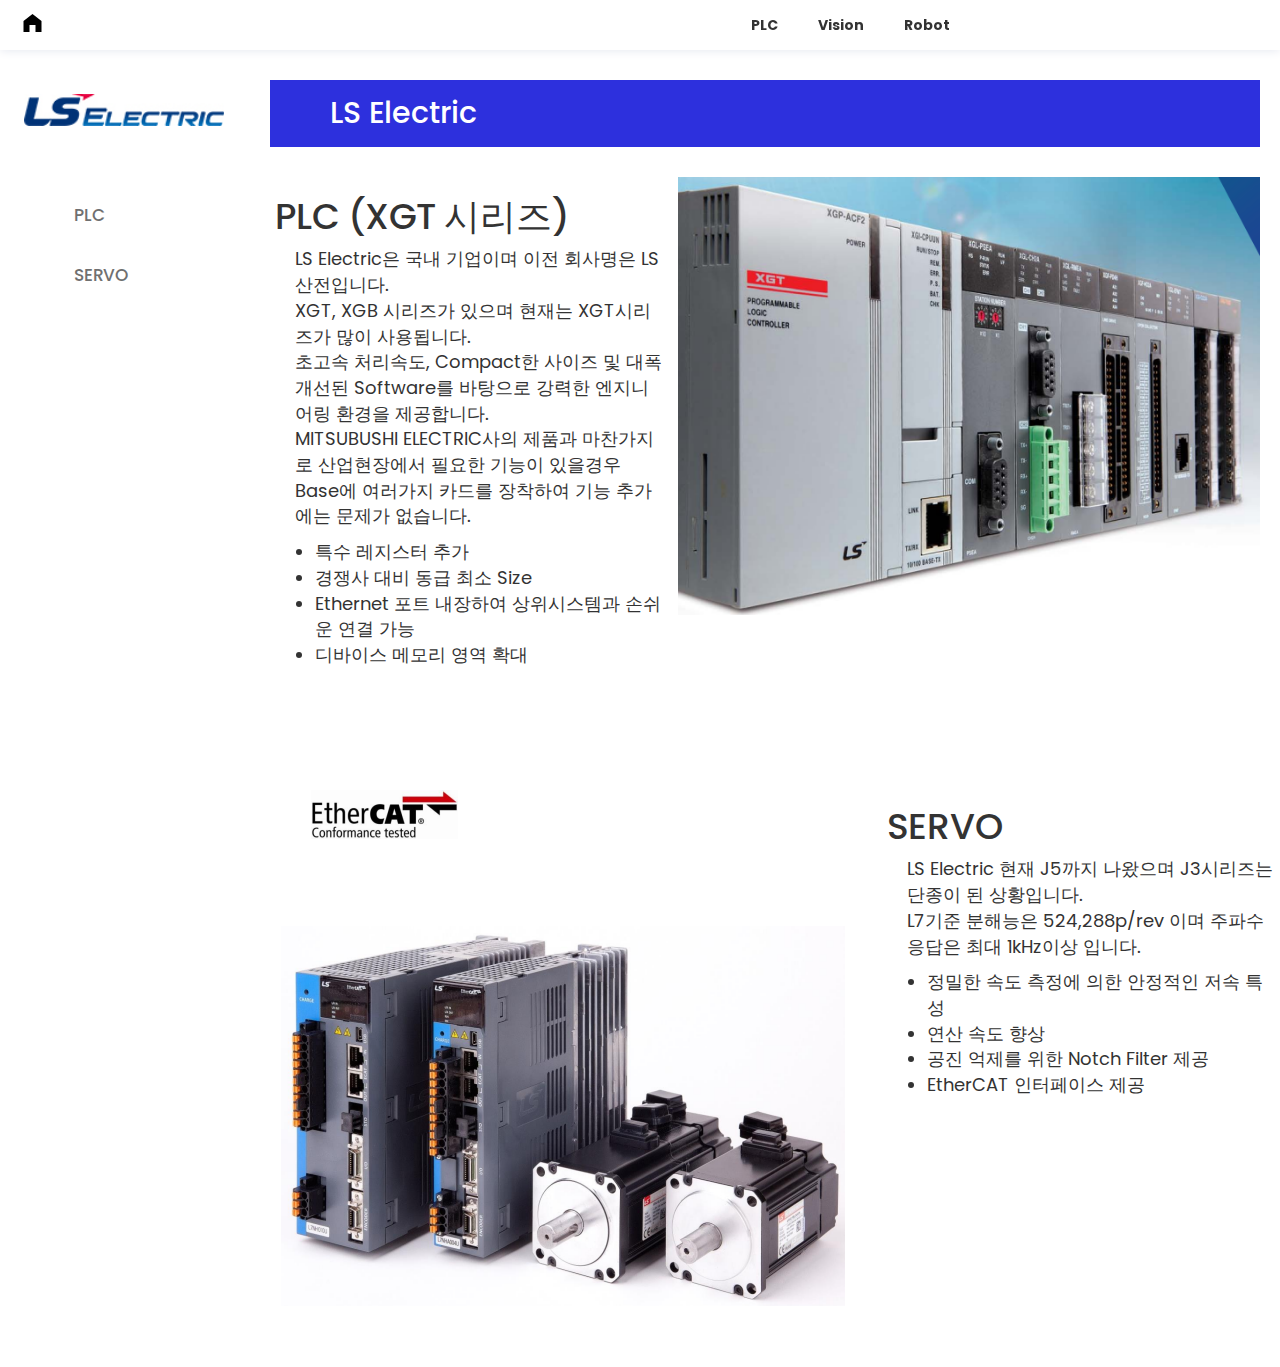
<file: HTML/ls_plc.html>
<!DOCTYPE html>
<html>
    <head>
        <title>LS Electric - PLC</title>
        <link rel="stylesheet" type="text/css" href="../CSS/20221118.css"/>   
        <link rel="stylesheet" type="text/css" href="../CSS/indextest.css"/>
    </head>
    <body>
        <link rel="stylesheet" type="text/css" href="../CSS/main2.css">
        <link rel="stylesheet" type="text/css" href="../CSS/main3.css">
    
        <div class = "Upside">
            <nav class="nav">
                <ul class="nav__list">
                <li class="nav__listlogo">
                    <svg width="24" height="24" viewBox="0 0 24 24" onclick="location.href='../index.html'">
                        <path d="M3 10v11h6v-7h6v7h6v-11L12,3z" />
                    </svg>
                </li>
                <li class="nav__listitem">PLC
                    <ul class="nav__listitemdrop">
                        <li><a href="mit_plc.html" style="text-decoration: none; color:black">MITSUBUSHI</a></li>
                        <li><a href="ls_plc.html" style="text-decoration: none; color:black">LS Electric</a></li>                        
                    </ul>
                </li>
                <li class="nav__listitem">Vision
                    <ul class="nav__listitemdrop">
                    <li><a href="cognex_dm.html" style="text-decoration: none; color:black">Cognex</a></li>
                    </ul>
                </li>
                <li class="nav__listitem">Robot
                    <ul class="nav__listitemdrop">
                        <li><a href="hyundai_robot.html" style="text-decoration: none; color:black">HYUNDAI</a></li>                        
                        <li><a href="mit_robot.html" style="text-decoration: none; color:black">MITSUBUSHI</a></li>                        
                    </ul>
                </li>
                </ul>
            </nav>
        </div>
        <nav class="sidebar" style="padding-top: 80px;">
            <header>
                <div class="image-text_MIT">                    
                    <span class="image">
                        <img src="../images/ls_logo.png" class="smallboximg" alt="">
                    </span>
                </div>
            </header>
            <div class="menu-bar">
                <div class="menu">
                    <ul class="menu-links">
                        <li class="nav-link">
                            <a href="#">
                                <span class="text nav-text" style="margin-left:60px;">PLC</span>
                            </a>
                        </li>    
                        <li class="nav-link">
                            <a href="#goservo">
                                <span class="text nav-text" style="margin-left:60px;">SERVO</span>
                            </a>
                        </li>     
                    </ul>
                </div>                
            </div>
        </nav>
        <section class="home">
            <div class="text_LS">LS Electric</div>            
            <div class ="row">
                <div class="imgdetail">
                    <h1>PLC (XGT 시리즈)</h1>                    
                    <p class="plocate">   
                    <font size="4em">             
                    LS Electric은 국내 기업이며 이전 회사명은 LS산전입니다.<br>
                    XGT, XGB 시리즈가 있으며 현재는 XGT시리즈가 많이 사용됩니다.<br>
                    초고속 처리속도, Compact한 사이즈 및 대폭 개선된 Software를 바탕으로
                    강력한 엔지니어링 환경을 제공합니다.<br>    
                    MITSUBUSHI ELECTRIC사의 제품과 마찬가지로 산업현장에서 필요한 기능이 있을경우 Base에 여러가지 카드를 장착하여 기능 추가에는 문제가 없습니다.<br>
                    <ul class="detaillist">
                        <li>특수 레지스터 추가</li>
                        <li>경쟁사 대비 동급 최소 Size</li>
                        <li>Ethernet 포트 내장하여 상위시스템과 손쉬운 연결 가능</li>
                        <li>디바이스 메모리 영역 확대</li>
                    </ul>
                    </font>
                    </p>
                </div>
                <div class="img">
                    <img src="../images/ls_plc.PNG" class = "smallboximg" alt="">
                </div>                
            </div>

            <div class ="row">
                <div class="img">
                    <img src="../images/ls_servo.PNG" class = "smallboximg" alt="">
                </div> 
                <div class="imgdetail" id="goservo">
                    <h1>SERVO</h1>   
                    <p class="plocate">   
                    <font size="4em">             
                    LS Electric 현재 J5까지 나왔으며 J3시리즈는 단종이 된 상황입니다.<br>
                    L7기준 분해능은 524,288p/rev 이며 주파수 응답은 최대 1kHz이상 입니다.<br>
                    <ul class="detaillist">
                        <li>정밀한 속도 측정에 의한 안정적인 저속 특성</li>          
                        <li>연산 속도 향상</li>
                        <li>공진 억제를 위한 Notch Filter 제공</li>
                        <li>EtherCAT 인터페이스 제공</li>
                    </ul>
                    </font>
                    </p>
                </div>                               
            </div>
        </section>
        <script type="text/javascript" src="../Javascript/cognex.js"></script>
    </body>
</html>
</file>
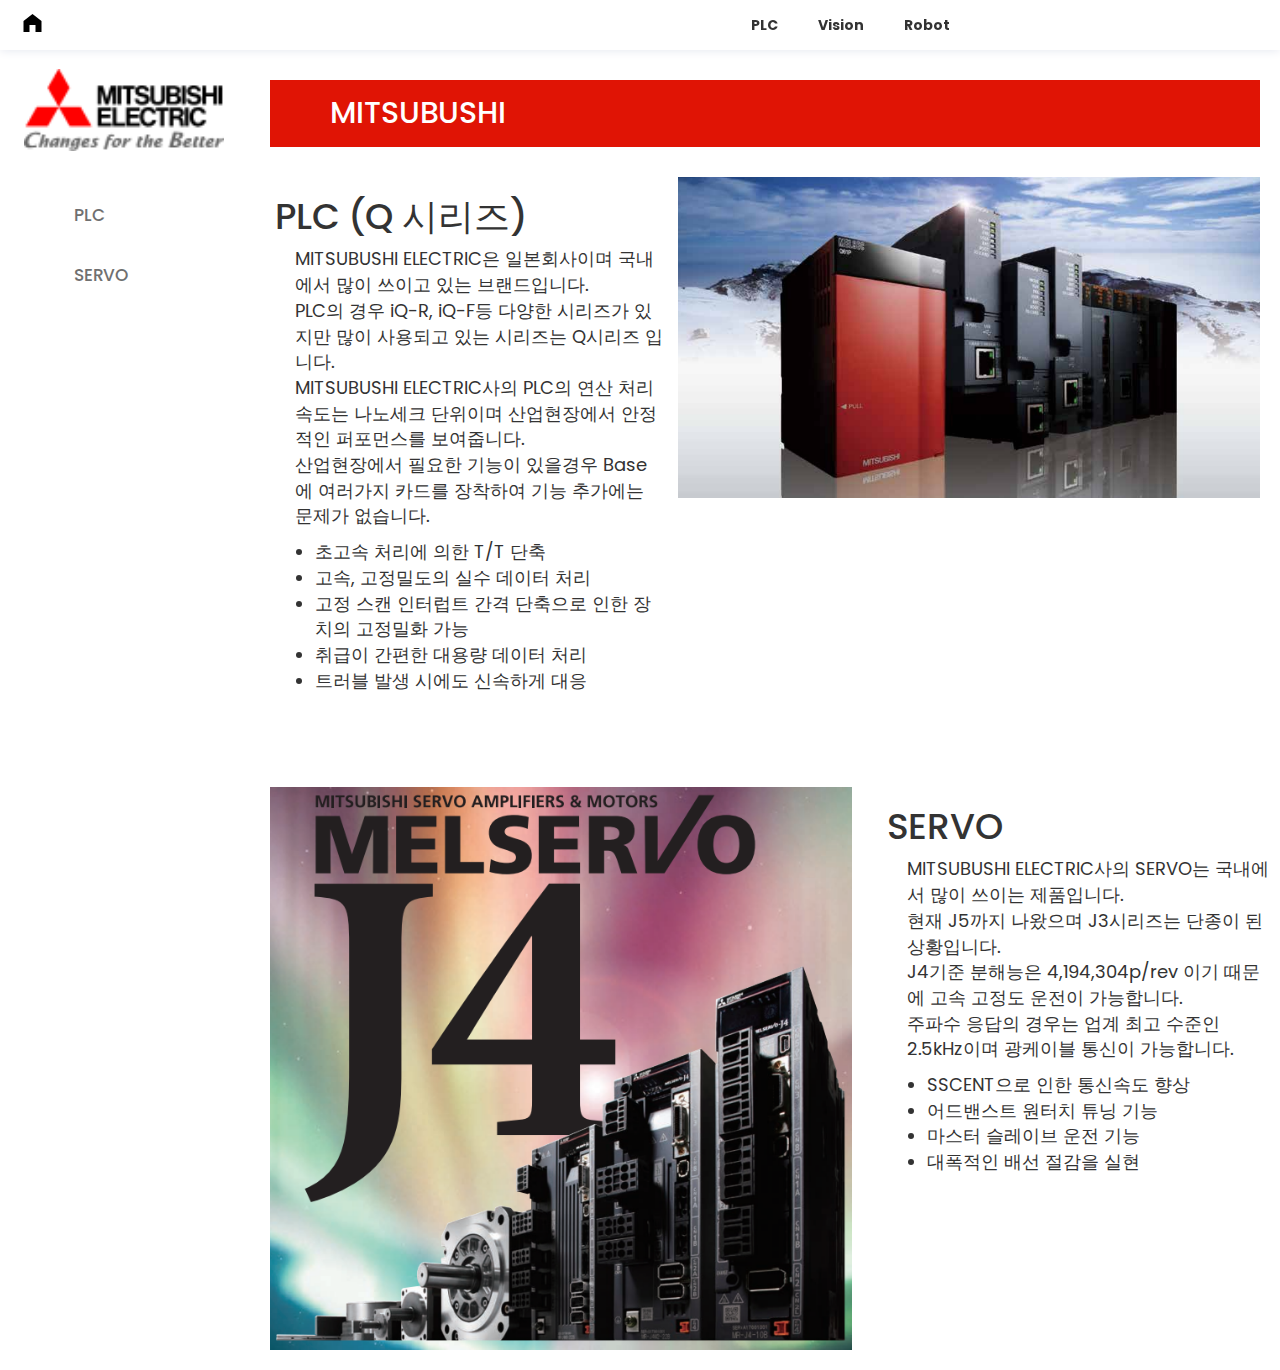
<file: HTML/mit_plc.html>
<!DOCTYPE html>
<html>
    <head>
        <title>MITSUBUSHI - PLC</title>
        <link rel="stylesheet" type="text/css" href="../CSS/20221118.css"/>   
        <link rel="stylesheet" type="text/css" href="../CSS/indextest.css"/>
    </head>
    <body>
        <link rel="stylesheet" type="text/css" href="../CSS/main2.css">
        <link rel="stylesheet" type="text/css" href="../CSS/main3.css">  
        <div class = "Upside">
            <nav class="nav">
                <ul class="nav__list">
                <li class="nav__listlogo">
                    <svg width="24" height="24" viewBox="0 0 24 24" onclick="location.href='../index.html'">
                        <path d="M3 10v11h6v-7h6v7h6v-11L12,3z" />
                    </svg>
                </li>
                <li class="nav__listitem">PLC
                    <ul class="nav__listitemdrop">
                        <li><a href="mit_plc.html" style="text-decoration: none; color:black">MITSUBUSHI</a></li>
                        <li><a href="ls_plc.html" style="text-decoration: none; color:black">LS Electric</a></li>                        
                    </ul>
                </li>
                <li class="nav__listitem">Vision
                    <ul class="nav__listitemdrop">
                    <li><a href="cognex_dm.html" style="text-decoration: none; color:black">Cognex</a></li>
                    </ul>
                </li>
                <li class="nav__listitem">Robot
                    <ul class="nav__listitemdrop">
                        <li><a href="hyundai_robot.html" style="text-decoration: none; color:black">HYUNDAI</a></li>                        
                        <li><a href="mit_robot.html" style="text-decoration: none; color:black">MITSUBUSHI</a></li>                        
                    </ul>
                </li>
                </ul>
            </nav>
        </div>
        <nav class="sidebar" style="padding-top: 80px;">
            <header>
                <div class="image-text_MIT">                    
                    <span class="image">
                        <img src="../images/mit_logo.png" class="smallboximg" alt="">
                    </span>
                </div>
            </header>
            <div class="menu-bar">
                <div class="menu">
                    <ul class="menu-links">
                        <li class="nav-link">
                            <a href="#">                                
                                <span class="text nav-text" style="margin-left:60px;">PLC</span>
                            </a>
                        </li>    
                        <li class="nav-link">
                            <a href="#goservo">                                
                                <span class="text nav-text" style="margin-left:60px;">SERVO</span>
                            </a>
                        </li>     
                    </ul>
                </div>                
            </div>
        </nav>
        <section class="home">
            <div class="text_MIT">MITSUBUSHI</div>            
            <div class ="row">
                <div class="imgdetail">
                    <h1>PLC (Q 시리즈)</h1>                    
                    <p class="plocate">   
                    <font size="4em">             
                    MITSUBUSHI ELECTRIC은 일본회사이며 국내에서 많이 쓰이고 있는 브랜드입니다.<br>
                    PLC의 경우 iQ-R, iQ-F등 다양한 시리즈가 있지만 많이 사용되고 있는 시리즈는 Q시리즈 입니다.<br>
                    MITSUBUSHI ELECTRIC사의 PLC의 연산 처리 속도는 나노세크 단위이며 산업현장에서 안정적인 퍼포먼스를 보여줍니다.<br>
                    산업현장에서 필요한 기능이 있을경우 Base에 여러가지 카드를 장착하여 기능 추가에는 문제가 없습니다.<br>
                    <ul class="detaillist">
                        <li>초고속 처리에 의한 T/T 단축</li>
                        <li>고속, 고정밀도의 실수 데이터 처리</li>
                        <li>고정 스캔 인터럽트 간격 단축으로 인한 장치의 고정밀화 가능</li>
                        <li>취급이 간편한 대용량 데이터 처리</li>
                        <li>트러블 발생 시에도 신속하게 대응</li>
                    </ul>
                    </font>
                    </p>
                </div>
                <div class="img">
                    <img src="../images/mit_plc2.PNG" class = "smallboximg" alt="">
                </div>                
            </div>

            <div class ="row">
                <div class="img">
                    <img src="../images/mit_servo.PNG" class = "smallboximg" alt="">
                </div> 
                <div class="imgdetail" id="goservo">
                    <h1>SERVO</h1>   
                    <p class="plocate">   
                    <font size="4em">             
                    MITSUBUSHI ELECTRIC사의 SERVO는 국내에서 많이 쓰이는 제품입니다.<br>
                    현재 J5까지 나왔으며 J3시리즈는 단종이 된 상황입니다.<br>
                    J4기준 분해능은 4,194,304p/rev 이기 때문에 고속 고정도 운전이 가능합니다.<br>
                    주파수 응답의 경우는 업계 최고 수준인 2.5kHz이며 광케이블 통신이 가능합니다.<br>
                    <ul class="detaillist">
                        <li>SSCENT으로 인한 통신속도 향상</li>          
                        <li>어드밴스트 원터치 튜닝 기능</li>
                        <li>마스터 슬레이브 운전 기능</li>
                        <li>대폭적인 배선 절감을 실현</li>
                    </ul>
                    </font>
                    </p>
                </div>                               
            </div>
        </section>
        <script type="text/javascript" src="../Javascript/cognex.js"></script>
    </body>
</html>
</file>
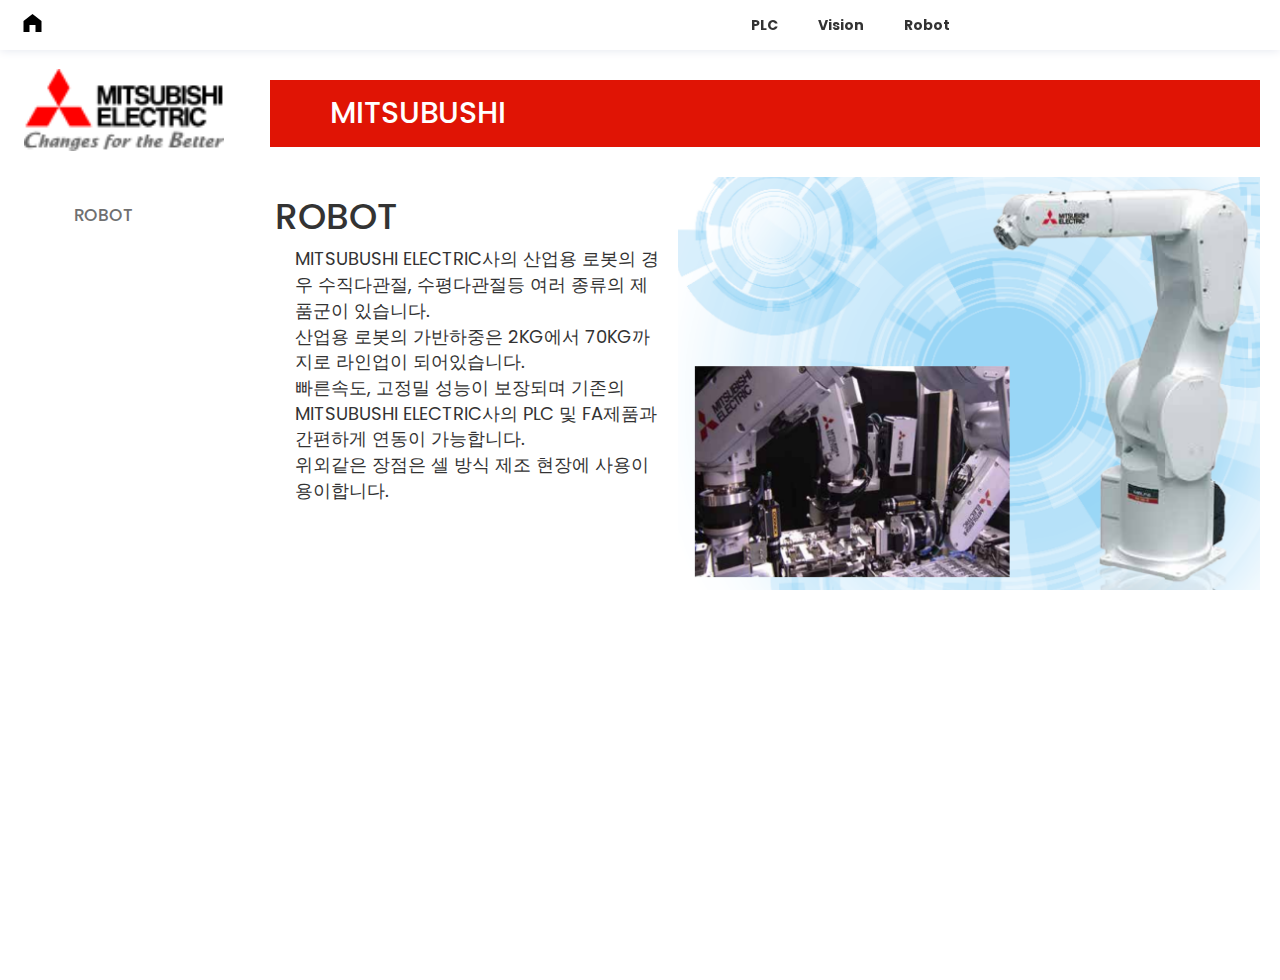
<file: HTML/mit_robot.html>
<!DOCTYPE html>
<html>
    <head>
        <title>MITSUBUSHI - ROBOT</title>
        <link rel="stylesheet" type="text/css" href="../CSS/20221118.css"/>   
        <link rel="stylesheet" type="text/css" href="../CSS/indextest.css"/>
    </head>
    <body>
        <link rel="stylesheet" type="text/css" href="../CSS/main2.css">
        <link rel="stylesheet" type="text/css" href="../CSS/main3.css">
    
        <div class = "Upside">
            <nav class="nav">
                <ul class="nav__list">
                <li class="nav__listlogo">
                    <svg width="24" height="24" viewBox="0 0 24 24" onclick="location.href='../index.html'">
                        <path d="M3 10v11h6v-7h6v7h6v-11L12,3z" />
                    </svg>
                </li>
                <li class="nav__listitem">PLC
                    <ul class="nav__listitemdrop">
                        <li><a href="mit_plc.html" style="text-decoration: none; color:black">MITSUBUSHI</a></li>
                        <li><a href="ls_plc.html" style="text-decoration: none; color:black">LS Electric</a></li>                        
                    </ul>
                </li>
                <li class="nav__listitem">Vision
                    <ul class="nav__listitemdrop">
                    <li><a href="cognex_dm.html" style="text-decoration: none; color:black">Cognex</a></li>
                    </ul>
                </li>
                <li class="nav__listitem">Robot
                    <ul class="nav__listitemdrop">                       
                        <li><a href="hyundai_robot.html" style="text-decoration: none; color:black">HYUNDAI</a></li>
                        <li><a href="mit_robot.html" style="text-decoration: none; color:black">MITSUBUSHI</a></li>                        
                    </ul>
                </li>
                </ul>
            </nav>
        </div>
        <nav class="sidebar" style="padding-top: 80px;">
            <header>
                <div class="image-text_MIT">                    
                    <span class="image">
                        <img src="../images/mit_logo.png" class="smallboximg" alt="">
                    </span>
                </div>
            </header>
            <div class="menu-bar">
                <div class="menu">
                    <ul class="menu-links">
                        <li class="nav-link">
                            <a href="#">                                
                                <span class="text nav-text" style="margin-left:60px;">ROBOT</span>
                            </a>
                        </li>    
                    </ul>
                </div>                
            </div>
        </nav>
        <section class="home">
            <div class="text_MIT">MITSUBUSHI</div>            
            <div class ="row">
                <div class="imgdetail">
                    <h1>ROBOT</h1>                    
                    <p class="plocate">   
                    <font size="4em">           
                    MITSUBUSHI ELECTRIC사의 산업용 로봇의 경우 수직다관절, 수평다관절등 여러 종류의 제품군이 있습니다.<br>
                    산업용 로봇의 가반하중은 2KG에서 70KG까지로 라인업이 되어있습니다.<br>
                    빠른속도, 고정밀 성능이 보장되며 기존의 MITSUBUSHI ELECTRIC사의 PLC 및 FA제품과 간편하게 연동이 가능합니다.<br>
                    위외같은 장점은 셀 방식 제조 현장에 사용이 용이합니다.<br>
                    </font>
                    </p>
                </div>
                <div class="img">
                    <img src="../images/mit_robot.png" class = "smallboximg" alt="">
                </div>                
            </div>
        </section>
        <script type="text/javascript" src="../Javascript/cognex.js"></script>
    </body>
</html>
</file>
<file: CSS/20221118.css>
/*   color variables */
/*   border radius */
*, *::before, *::after {
    box-sizing: border-box;
    margin: 0;
    padding: 0;
  }
  body {
    font-family: Montserrat, sans-serif;
    width: 100%;
    height: 100%;
    margin: 0;
    /*background-size: cover;
    background-repeat: no-repeat;
    backface-visibility: hidden;
    background-image: url('../images/Main_IMG1.jpg');
    animation: sliding 30s linear infinite 0s;*/
  }

@keyframes sliding{
    0% {
        background-image: url('../images/Main_IMG1.jpg');
        animation-delay: 12s;
    }

    25%{
        background-image: url('../images/Main_IMG2.jpg');        
        animation-delay: 6s;
    }

    50%{
        background-image: url('../images/Main_IMG3.jpg');        
    }
    75%{
        background-image: url('../images/Main_IMG4.jpg');        
    }
    100%{
        background-image: url('../images/Main_IMG5.jpg');        
    }
}

div.Upside{
  position: fixed;
  top: 0;
  left: 0;
  right: 0;  
    width: 100%;
    height: 80px;
    z-index: 9999999;
}

div.Downside{
    padding-top: 80px;
    width: 100%;
    height: 969px;  
}


  .nav {
    position: absolute;
    /*width: 100vw;*/
    width: 100%;
    box-shadow: 0 0 10px #e1e5ee;
    background-color: white;
  }

  .nav__list {
    display: flex;
    justify-content: flex-end;
    align-items: center;
    gap: 2rem;
    margin: 0 2rem;
  }
  .nav__listlogo {
    list-style: none;
    margin-right: auto;
    cursor: pointer;
  }
  .nav__listlogo svg {
    width: 2.5rem;
    transition: fill 250ms ease-in;
  }
  .nav__listlogo svg:hover, .nav__listlogo svg:focus {
    fill: #f06292;
  }
  .nav__listitem {
    list-style: none;
    font-weight: bold;
    position: relative;
    padding: 1.5rem 1rem;
    cursor: pointer;
    left: -300px;
  }

  .nav__listitem::after {
    content: "";
    width: 0;
    height: 0.3rem;
    border-radius: 0.2rem;
    position: absolute;
    left: 1rem;
    bottom: 0.8rem;
    background-color: #f06292;
    transition: width 200ms ease-in;
  }
  .nav__listitem:hover::after, .nav__listitem:focus::after {
    width: 80%;
  }
  .nav__listitem:hover ul, .nav__listitem:focus ul {
    opacity: 1;
    visibility: visible;
  }

  .nav__listitemdrop {
    position: absolute !important;
    top: 5rem;
    left: -1rem;
    box-shadow: 0 0 10px #e1e5ee;
    background-color: white;
    border-radius: 0.2rem;
    width: 12rem;
    padding: 1rem;
    display: flex;
    flex-direction: column;
    gap: 0.5rem;
    opacity: 0;
    visibility: hidden;
    transition: opacity 200ms ease-in-out;
    z-index: 99999999;
  }
  .nav__listitemdrop li {
    list-style: none;
    padding: 0.5rem 1rem;
    border-radius: 0.2rem;
    transition: background-color 200ms ease-in-out;
    z-index: 99999999;
  }
  .nav__listitemdrop li:hover, .nav__listitemdrop li:focus {
    background-color: #fce4ec;
    z-index: 99999999;
  }
  
  /* cyrillic-ext */
@font-face {
    font-family: 'Montserrat';
    font-style: italic;
    font-weight: 400;
    src: url(https://fonts.gstatic.com/s/montserrat/v25/JTUFjIg1_i6t8kCHKm459Wx7xQYXK0vOoz6jq6R9WXV0poK5.woff2) format('woff2');
    unicode-range: U+0460-052F, U+1C80-1C88, U+20B4, U+2DE0-2DFF, U+A640-A69F, U+FE2E-FE2F;
  }
  /* cyrillic */
  @font-face {
    font-family: 'Montserrat';
    font-style: italic;
    font-weight: 400;
    src: url(https://fonts.gstatic.com/s/montserrat/v25/JTUFjIg1_i6t8kCHKm459Wx7xQYXK0vOoz6jq6R9WXx0poK5.woff2) format('woff2');
    unicode-range: U+0301, U+0400-045F, U+0490-0491, U+04B0-04B1, U+2116;
  }
  /* vietnamese */
  @font-face {
    font-family: 'Montserrat';
    font-style: italic;
    font-weight: 400;
    src: url(https://fonts.gstatic.com/s/montserrat/v25/JTUFjIg1_i6t8kCHKm459Wx7xQYXK0vOoz6jq6R9WXd0poK5.woff2) format('woff2');
    unicode-range: U+0102-0103, U+0110-0111, U+0128-0129, U+0168-0169, U+01A0-01A1, U+01AF-01B0, U+1EA0-1EF9, U+20AB;
  }
  /* latin-ext */
  @font-face {
    font-family: 'Montserrat';
    font-style: italic;
    font-weight: 400;
    src: url(https://fonts.gstatic.com/s/montserrat/v25/JTUFjIg1_i6t8kCHKm459Wx7xQYXK0vOoz6jq6R9WXZ0poK5.woff2) format('woff2');
    unicode-range: U+0100-024F, U+0259, U+1E00-1EFF, U+2020, U+20A0-20AB, U+20AD-20CF, U+2113, U+2C60-2C7F, U+A720-A7FF;
  }
  /* latin */
  @font-face {
    font-family: 'Montserrat';
    font-style: italic;
    font-weight: 400;
    src: url(https://fonts.gstatic.com/s/montserrat/v25/JTUFjIg1_i6t8kCHKm459Wx7xQYXK0vOoz6jq6R9WXh0pg.woff2) format('woff2');
    unicode-range: U+0000-00FF, U+0131, U+0152-0153, U+02BB-02BC, U+02C6, U+02DA, U+02DC, U+2000-206F, U+2074, U+20AC, U+2122, U+2191, U+2193, U+2212, U+2215, U+FEFF, U+FFFD;
  }
  /* cyrillic-ext */
  @font-face {
    font-family: 'Montserrat';
    font-style: normal;
    font-weight: 400;
    src: url(https://fonts.gstatic.com/s/montserrat/v25/JTUSjIg1_i6t8kCHKm459WRhyzbi.woff2) format('woff2');
    unicode-range: U+0460-052F, U+1C80-1C88, U+20B4, U+2DE0-2DFF, U+A640-A69F, U+FE2E-FE2F;
  }
  /* cyrillic */
  @font-face {
    font-family: 'Montserrat';
    font-style: normal;
    font-weight: 400;
    src: url(https://fonts.gstatic.com/s/montserrat/v25/JTUSjIg1_i6t8kCHKm459W1hyzbi.woff2) format('woff2');
    unicode-range: U+0301, U+0400-045F, U+0490-0491, U+04B0-04B1, U+2116;
  }
  /* vietnamese */
  @font-face {
    font-family: 'Montserrat';
    font-style: normal;
    font-weight: 400;
    src: url(https://fonts.gstatic.com/s/montserrat/v25/JTUSjIg1_i6t8kCHKm459WZhyzbi.woff2) format('woff2');
    unicode-range: U+0102-0103, U+0110-0111, U+0128-0129, U+0168-0169, U+01A0-01A1, U+01AF-01B0, U+1EA0-1EF9, U+20AB;
  }
  /* latin-ext */
  @font-face {
    font-family: 'Montserrat';
    font-style: normal;
    font-weight: 400;
    src: url(https://fonts.gstatic.com/s/montserrat/v25/JTUSjIg1_i6t8kCHKm459Wdhyzbi.woff2) format('woff2');
    unicode-range: U+0100-024F, U+0259, U+1E00-1EFF, U+2020, U+20A0-20AB, U+20AD-20CF, U+2113, U+2C60-2C7F, U+A720-A7FF;
  }
  /* latin */
  @font-face {
    font-family: 'Montserrat';
    font-style: normal;
    font-weight: 400;
    src: url(https://fonts.gstatic.com/s/montserrat/v25/JTUSjIg1_i6t8kCHKm459Wlhyw.woff2) format('woff2');
    unicode-range: U+0000-00FF, U+0131, U+0152-0153, U+02BB-02BC, U+02C6, U+02DA, U+02DC, U+2000-206F, U+2074, U+20AC, U+2122, U+2191, U+2193, U+2212, U+2215, U+FEFF, U+FFFD;
  }
  /* cyrillic-ext */
  @font-face {
    font-family: 'Montserrat';
    font-style: normal;
    font-weight: 700;
    src: url(https://fonts.gstatic.com/s/montserrat/v25/JTUSjIg1_i6t8kCHKm459WRhyzbi.woff2) format('woff2');
    unicode-range: U+0460-052F, U+1C80-1C88, U+20B4, U+2DE0-2DFF, U+A640-A69F, U+FE2E-FE2F;
  }
  /* cyrillic */
  @font-face {
    font-family: 'Montserrat';
    font-style: normal;
    font-weight: 700;
    src: url(https://fonts.gstatic.com/s/montserrat/v25/JTUSjIg1_i6t8kCHKm459W1hyzbi.woff2) format('woff2');
    unicode-range: U+0301, U+0400-045F, U+0490-0491, U+04B0-04B1, U+2116;
  }
  /* vietnamese */
  @font-face {
    font-family: 'Montserrat';
    font-style: normal;
    font-weight: 700;
    src: url(https://fonts.gstatic.com/s/montserrat/v25/JTUSjIg1_i6t8kCHKm459WZhyzbi.woff2) format('woff2');
    unicode-range: U+0102-0103, U+0110-0111, U+0128-0129, U+0168-0169, U+01A0-01A1, U+01AF-01B0, U+1EA0-1EF9, U+20AB;
  }
  /* latin-ext */
  @font-face {
    font-family: 'Montserrat';
    font-style: normal;
    font-weight: 700;
    src: url(https://fonts.gstatic.com/s/montserrat/v25/JTUSjIg1_i6t8kCHKm459Wdhyzbi.woff2) format('woff2');
    unicode-range: U+0100-024F, U+0259, U+1E00-1EFF, U+2020, U+20A0-20AB, U+20AD-20CF, U+2113, U+2C60-2C7F, U+A720-A7FF;
  }
  /* latin */
  @font-face {
    font-family: 'Montserrat';
    font-style: normal;
    font-weight: 700;
    src: url(https://fonts.gstatic.com/s/montserrat/v25/JTUSjIg1_i6t8kCHKm459Wlhyw.woff2) format('woff2');
    unicode-range: U+0000-00FF, U+0131, U+0152-0153, U+02BB-02BC, U+02C6, U+02DA, U+02DC, U+2000-206F, U+2074, U+20AC, U+2122, U+2191, U+2193, U+2212, U+2215, U+FEFF, U+FFFD;
  }

  .carousel,
  .carousel-inner,
  .carousel-inner .item {
      height: 100%;
  }

.carousel-fade .carousel-inner .item {
    opacity: 0;
    transition-property: opacity;
}
  
.carousel-fade .carousel-inner .active {
    opacity: 1;
}
  
.carousel-fade .carousel-inner .active.left,
.carousel-fade .carousel-inner .active.right {
    left: 0;
    opacity: 0;
    z-index: 1;
}
  
.carousel-fade .carousel-inner .next.left,
.carousel-fade .carousel-inner .prev.right {
    opacity: 1;
}
  
.carousel-fade .carousel-control {
    z-index: 2;
} 

  @media all and (transform-3d), (-webkit-transform-3d) {
      .carousel-fade .carousel-inner > .item.next,
      .carousel-fade .carousel-inner > .item.active.right {
        opacity: 0;
        -webkit-transform: translate3d(0, 0, 0);
                transform: translate3d(0, 0, 0);
      }
      .carousel-fade .carousel-inner > .item.prev,
      .carousel-fade .carousel-inner > .item.active.left {
        opacity: 0;
        -webkit-transform: translate3d(0, 0, 0);
                transform: translate3d(0, 0, 0);
      }
      .carousel-fade .carousel-inner > .item.next.left,
      .carousel-fade .carousel-inner > .item.prev.right,
      .carousel-fade .carousel-inner > .item.active {
        opacity: 1;
        -webkit-transform: translate3d(0, 0, 0);
                transform: translate3d(0, 0, 0);
      }
} 

.carousel-caption {
    text-shadow: 0 1px 4px rgba(0,0,0,.9);
    font-size:17px
}

.carousel-caption h3 {
    font-size: 30px;
    font-family: 'Lato', sans-serif;
}  

.item:nth-child(1) {
  background: url('../images/Main_IMG4.jpg');
  background-size: cover;
  background-position: center center;
  background-repeat: no-repeat;
}

.item:nth-child(2) {
  background: url('../images/Main_IMG3.jpg');
  background-size: cover;
  background-position: center center;
  background-repeat: no-repeat;
}

.item:nth-child(3) {
  background: url('../images/Main_IMG5.jpg');
  background-size: cover;
  background-position: center center;
  background-repeat: no-repeat;
}

.item:nth-child(4) {
  background: url('../images/Main_IMG2.jpg');
  background-size: cover;
  background-position: center center;
  background-repeat: no-repeat;
}


.testclass_second{
  position: absolute;
  padding-left: 500px;
  margin-top: -20px;
  padding-top: 300px;
  text-align: center;
  text-shadow: 0 1px 2px rgba(0,0,0,.6);
  
  color: rgb(207, 41, 41);
}

.testclass{
  position: absolute;
  padding-left: 800px;
  margin-top: -20px;
  padding-top: 300px;
  text-align: center;
  text-shadow: 0 1px 2px rgba(0,0,0,.6);
  color: white;
}
</file>
<file: CSS/main3.css>
/* latin-ext */
@font-face {
    font-family: 'Lato';
    font-style: normal;
    font-weight: 400;
    src: url(https://fonts.gstatic.com/s/lato/v23/S6uyw4BMUTPHjxAwXjeu.woff2) format('woff2');
    unicode-range: U+0100-024F, U+0259, U+1E00-1EFF, U+2020, U+20A0-20AB, U+20AD-20CF, U+2113, U+2C60-2C7F, U+A720-A7FF;
  }
  /* latin */
  @font-face {
    font-family: 'Lato';
    font-style: normal;
    font-weight: 400;
    src: url(https://fonts.gstatic.com/s/lato/v23/S6uyw4BMUTPHjx4wXg.woff2) format('woff2');
    unicode-range: U+0000-00FF, U+0131, U+0152-0153, U+02BB-02BC, U+02C6, U+02DA, U+02DC, U+2000-206F, U+2074, U+20AC, U+2122, U+2191, U+2193, U+2212, U+2215, U+FEFF, U+FFFD;
  }
</file>
<file: CSS/indextest.css>
/* Google Font Import - Poppins */
@import url('https://fonts.googleapis.com/css2?family=Poppins:wght@300;400;500;600;700&display=swap');
*{
    margin: 0;
    padding: 0;
    box-sizing: border-box;
    font-family: 'Poppins', sans-serif;
}

:root{
    /* ===== Colors ===== */
    --body-color: #E4E9F7;
    --sidebar-color: #FFF;
    --primary-color: #695CFE;
    --primary-color-light: #F6F5FF;
    --toggle-color: #DDD;
    --text-color: #707070;

    /* ====== Transition ====== */
    --tran-03: all 0.2s ease;
    --tran-03: all 0.3s ease;
    --tran-04: all 0.3s ease;
    --tran-05: all 0.3s ease;
}

body{
    min-height: 100vh;
    background-color: var(--body-color);
    transition: var(--tran-05);
}

::selection{
    background-color: var(--primary-color);
    color: #fff;
}

body.dark{
    --body-color: #18191a;
    --sidebar-color: #242526;
    --primary-color: #3a3b3c;
    --primary-color-light: #3a3b3c;
    --toggle-color: #fff;
    --text-color: #ccc;
}

/* ===== Sidebar ===== */
.sidebar{
    position: relative;
    top: 0;
    left: 0;
    height: 100%;
    width: 250px;
    padding: 10px 14px;
    background: var(--sidebar-color);
    transition: var(--tran-05);
    z-index: 100;  
}
.sidebar.close{
    width: 88px;
}

/* ===== Reusable code - Here ===== */
.sidebar li{
    height: 50px;
    list-style: none;
    display: flex;
    align-items: center;
    margin-top: 10px;
}

.sidebar header .image,
.sidebar .icon{
    min-width: 60px;
    border-radius: 6px;
}

.sidebar .icon{
    min-width: 60px;
    border-radius: 6px;
    height: 100%;
    display: flex;
    align-items: center;
    justify-content: center;
    font-size: 20px;
}

.sidebar .text,
.sidebar .icon{
    color: var(--text-color);
    transition: var(--tran-03);
}

.sidebar .text{
    font-size: 17px;
    font-weight: 500;
    white-space: nowrap;
    opacity: 1;
}
.sidebar.close .text{
    opacity: 0;
}
/* =========================== */

.sidebar header{
    position: relative;
}

.sidebar header .image-text{
    display: flex;
    align-items: center;
    background-color: #fff200;
    height: 50px;
}

.sidebar header .image-text_MIT{
    display: flex;
    align-items: center;
    height: 60px;
}

.sidebar header .logo-text{
    display: flex;
    flex-direction: column;
}
header .image-text .name {
    margin-top: 2px;
    font-size: 18px;
    font-weight: 600;
}

header .image-text .profession{
    font-size: 16px;
    margin-top: -2px;
    display: block;
}

.sidebar header .image{
    display: flex;
    align-items: center;
    justify-content: center;
}

.sidebar header .image img{
    width: 210px;
    padding-left: 10px;
    align-items: center;
}

.sidebar header .toggle{
    position: absolute;
    top: 50%;
    right: -25px;
    transform: translateY(-50%) rotate(180deg);
    height: 25px;
    width: 25px;
    background-color: var(--primary-color);
    color: var(--sidebar-color);
    border-radius: 50%;
    display: flex;
    align-items: center;
    justify-content: center;
    font-size: 22px;
    cursor: pointer;
    transition: var(--tran-05);
}

body.dark .sidebar header .toggle{
    color: var(--text-color);
}

.sidebar.close .toggle{
    transform: translateY(-50%) rotate(0deg);
}

.sidebar .menu{
    margin-top: 40px;
}

.sidebar li.search-box{
    border-radius: 6px;
    background-color: var(--primary-color-light);
    cursor: pointer;
    transition: var(--tran-05);
}

.sidebar li.search-box input{
    height: 100%;
    width: 100%;
    outline: none;
    border: none;
    background-color: var(--primary-color-light);
    color: var(--text-color);
    border-radius: 6px;
    font-size: 17px;
    font-weight: 500;
    transition: var(--tran-05);
}
.sidebar li a{
    list-style: none;
    height: 100%;
    background-color: transparent;
    display: flex;
    align-items: center;
    height: 100%;
    width: 100%;
    border-radius: 6px;
    text-decoration: none;
    transition: var(--tran-03);
}

.sidebar li a:hover{
    background-color: var(--primary-color);
}
.sidebar li a:hover .icon,
.sidebar li a:hover .text{
    color: var(--sidebar-color);
}
body.dark .sidebar li a:hover .icon,
body.dark .sidebar li a:hover .text{
    color: var(--text-color);
}

.sidebar .menu-bar{
    height: calc(100% - 55px);
    display: flex;
    flex-direction: column;
    justify-content: space-between;
    overflow-y: scroll;
}
.menu-bar::-webkit-scrollbar{
    display: none;
}
.sidebar .menu-bar .mode{
    border-radius: 6px;
    background-color: var(--primary-color-light);
    position: relative;
    transition: var(--tran-05);
}

.menu-bar .mode .sun-moon{
    height: 50px;
    width: 60px;
}

.mode .sun-moon i{
    position: absolute;
}
.mode .sun-moon i.sun{
    opacity: 0;
}
body.dark .mode .sun-moon i.sun{
    opacity: 1;
}
body.dark .mode .sun-moon i.moon{
    opacity: 0;
}

.menu-bar .bottom-content .toggle-switch{
    position: absolute;
    right: 0;
    height: 100%;
    min-width: 60px;
    display: flex;
    align-items: center;
    justify-content: center;
    border-radius: 6px;
    cursor: pointer;
}
.toggle-switch .switch{
    position: relative;
    height: 22px;
    width: 40px;
    border-radius: 25px;
    background-color: var(--toggle-color);
    transition: var(--tran-05);
}

.switch::before{
    content: '';
    position: absolute;
    height: 15px;
    width: 15px;
    border-radius: 50%;
    top: 50%;
    left: 5px;
    transform: translateY(-50%);
    background-color: var(--sidebar-color);
    transition: var(--tran-04);
}

body.dark .switch::before{
    left: 20px;
}

.home{
    position: absolute;
    top: 80px;    
    left: 250px;
    height: 100vh;
    width: calc(100% - 250px);
    /*background-color: var(--body-color);*/
    background-color: white;
    transition: var(--tran-05);
    padding-left: 20px;
    padding-right: 20px;
}
.home .text{
    font-size: 30px;
    font-weight: 500;
    color: var(--text-color);
    padding: 12px 60px;     
    background-color: #fff200;
}

.home .text_MIT{
    font-size: 30px;
    font-weight: 500;
    color: #FFF;
    padding: 12px 60px;     
    background-color: #e01405;
}

.home .text_LS{
    font-size: 30px;
    font-weight: 500;
    color: #FFF;
    padding: 12px 60px;     
    background-color: #2d30dd;
}

.sidebar.close ~ .home{
    left: 78px;
    height: 100vh;
    width: calc(100% - 78px);
}
body.dark .home .text{
    color: var(--text-color);
}

.detail{
    position: relative;
    font-size: 30px;
    padding-left: 20px;
}

.row{
    position: relative;
    margin: 30px;
    height: 580px;
}

.row .img{
    position: relative;   
    float: left;
    width: 60%;
}

.row .img .smallboximg{
    height: auto;
    width: auto;
    margin: 0 auto;
    max-width: 100%;
    display: block;
    padding-left: 15px;
    padding-bottom: 20px;
    padding-right: 15px;
}

.row .imgdetail{
    position: relative;   
    float: left;
    width: 40%;
    padding-left: 20px;
}

.plocate{
    padding-left: 20px;
}

.detaillist{
    padding-left: 40px;
}

.bigboximg{
    padding: 1px;
    width: auto;
    height: auto;
}
</file>
